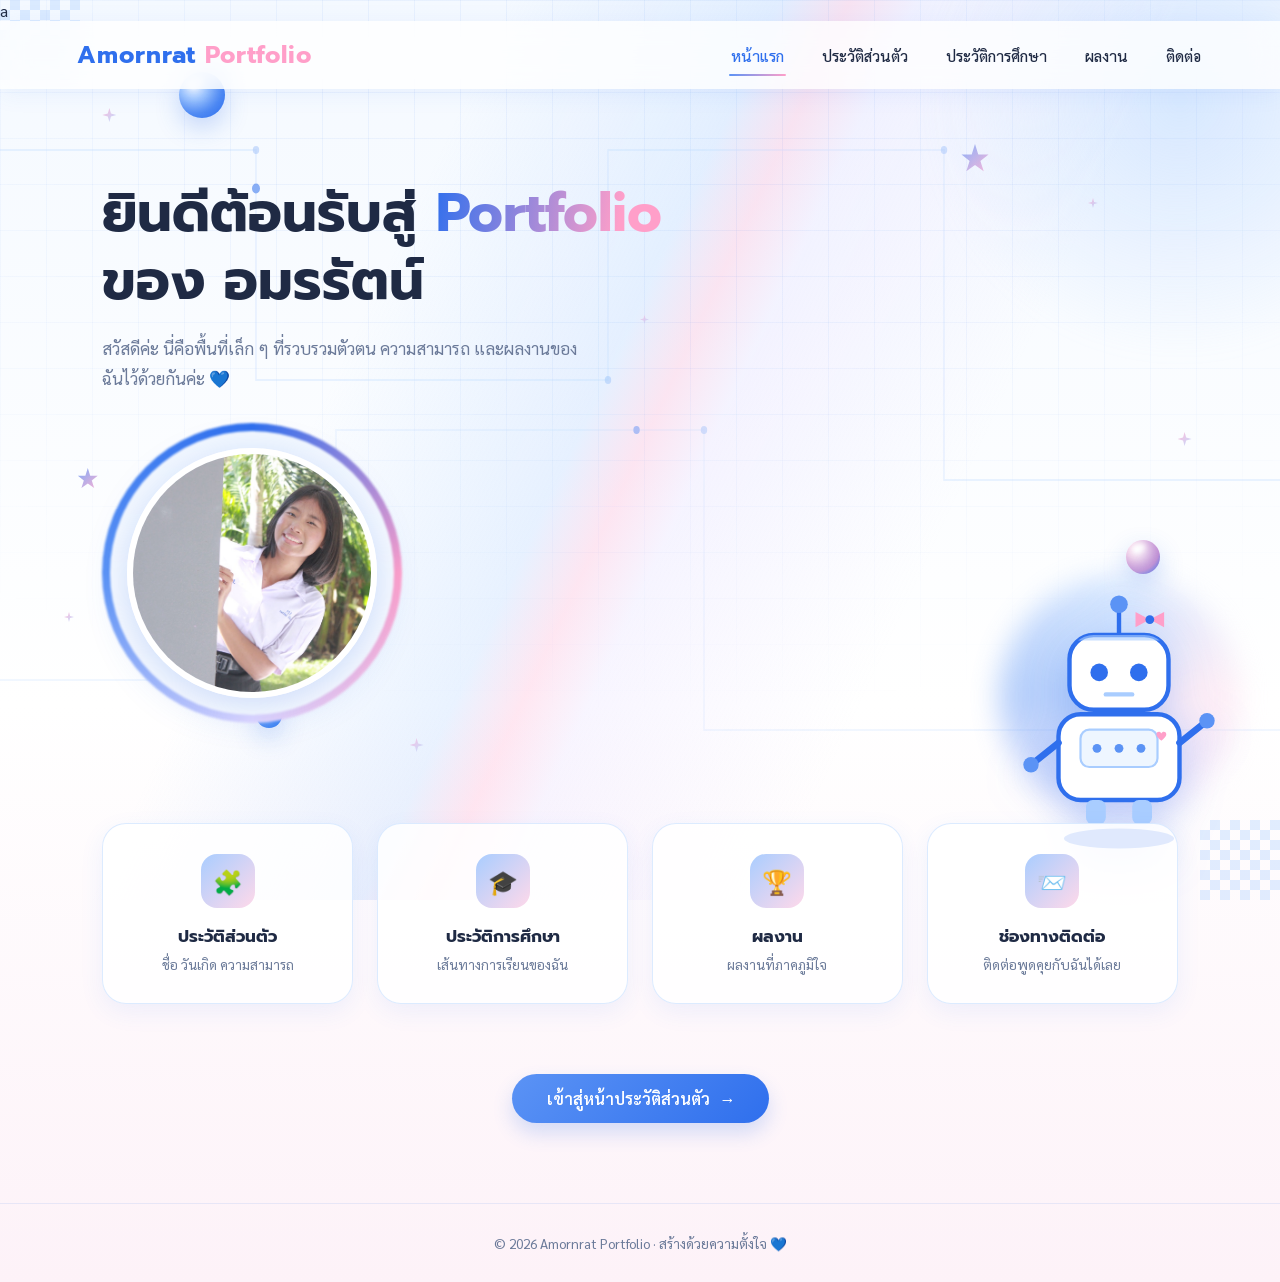
<file: index.html>
a<!DOCTYPE html>
<html lang="th">
<head>
<meta charset="UTF-8">
<meta name="viewport" content="width=device-width, initial-scale=1.0">
<title>หน้าแรก | Amornrat Portfolio</title>
<style>
  @import url('https://fonts.googleapis.com/css2?family=Prompt:wght@300;400;500;600;700&family=Sarabun:wght@300;400;500;600&display=swap');

  * { margin:0; padding:0; box-sizing:border-box; }

  :root{
    --blue-deep:#2f6fed;
    --blue-mid:#5b93f5;
    --blue-light:#a9cdff;
    --pink-accent:#ff9fc9;
    --pink-soft:#ffd9ea;
    --lavender:#e3d9ff;
    --text-dark:#1f2a44;
    --text-muted:#6b7a99;
    --radius-lg:24px;
    --radius-md:16px;
    --shadow-soft:0 15px 40px rgba(47,111,237,0.14);
  }

  html{scroll-behavior:smooth;}

  body{
    font-family:'Sarabun',sans-serif;
    color:var(--text-dark);
    background:linear-gradient(180deg,#f4f9ff 0%, #ffffff 55%, #fdf2f8 100%);
    min-height:100vh;
    overflow-x:hidden;
    position:relative;
  }

  h1,h2,h3,.nav-logo{font-family:'Prompt',sans-serif;}

  /* ===== AI / TECH BACKGROUND ===== */
  .bg-decor{ position:fixed; inset:0; z-index:-1; overflow:hidden; pointer-events:none; }

  .ambient-glow{
    position:absolute; width:520px; height:520px; border-radius:50%;
    background:radial-gradient(circle, rgba(169,205,255,0.4), transparent 70%);
    top:-160px; right:-160px; filter:blur(10px);
    animation:glowFloat 24s ease-in-out infinite;
  }
  @keyframes glowFloat{
    0%,100%{ transform:translate(0,0) scale(1); }
    50%{ transform:translate(-40px,50px) scale(1.1); }
  }

  .grid-overlay{
    position:absolute; inset:0;
    background-image:
      linear-gradient(rgba(47,111,237,0.06) 1px, transparent 1px),
      linear-gradient(90deg, rgba(47,111,237,0.06) 1px, transparent 1px);
    background-size:46px 46px;
    -webkit-mask-image:radial-gradient(ellipse 85% 65% at 50% 15%, #000 35%, transparent 100%);
    mask-image:radial-gradient(ellipse 85% 65% at 50% 15%, #000 35%, transparent 100%);
  }

  .circuit-svg{ position:absolute; inset:0; width:100%; height:100%; opacity:.55; }

  /* ===== ROBOT MASCOT ===== */
  .robot-wrap{
    position:fixed; right:4%; bottom:5%; width:220px; z-index:-1;
    opacity:1; animation:robotFloat 6s ease-in-out infinite;
  }
  @media (max-width:820px){ .robot-wrap{ width:150px; right:3%; bottom:2%; } }
  @keyframes robotFloat{ 0%,100%{ transform:translateY(0);} 50%{ transform:translateY(-16px);} }
  .robot{ position:relative; filter:drop-shadow(0 12px 20px rgba(47,111,237,0.28)); }
  .robot-ring{
    position:absolute; left:50%; top:40%; width:240px; height:240px;
    transform:translate(-50%,-50%); border-radius:50%;
    background:conic-gradient(from 0deg, var(--blue-light), var(--pink-soft), var(--lavender), var(--blue-mid), var(--blue-light));
    filter:blur(14px); opacity:.45; animation:ringSpin 14s linear infinite;
  }
  @keyframes ringSpin{ to{ transform:translate(-50%,-50%) rotate(360deg);} }
  .robot-shadow{ animation:shadowPulse 6s ease-in-out infinite; transform-origin:center; }
  @keyframes shadowPulse{ 0%,100%{ transform:scale(1); opacity:.18;} 50%{ transform:scale(.8); opacity:.28;} }
  .eye{ transform-origin:center; animation:blink 4.5s infinite; }
  @keyframes blink{ 0%,90%,100%{ transform:scaleY(1);} 93%{ transform:scaleY(.1);} 96%{ transform:scaleY(1);} }
  .antenna-light{ animation:antennaGlow 1.6s ease-in-out infinite; }
  @keyframes antennaGlow{ 0%,100%{ opacity:.5;} 50%{ opacity:1;} }
  .scan-line{ animation:scanMove 2.6s ease-in-out infinite alternate; }
  @keyframes scanMove{ 0%{ transform:translateY(0);} 100%{ transform:translateY(60px);} }
  .heart-badge{ animation:heartBeat 1.6s ease-in-out infinite; transform-origin:center; }
  @keyframes heartBeat{ 0%,100%{ transform:scale(.9);} 50%{ transform:scale(1.25);} }
  .pulse-dot{ animation:dotPulse 1.5s ease-in-out infinite; }
  .pulse-dot:nth-of-type(2){ animation-delay:.3s; }
  .pulse-dot:nth-of-type(3){ animation-delay:.6s; }
  @keyframes dotPulse{ 0%,100%{ opacity:.25;} 50%{ opacity:1;} }
  .arm-left{ transform-origin:45px 138px; animation:waveLeft 3.4s ease-in-out infinite; }
  @keyframes waveLeft{ 0%,100%{ transform:rotate(0deg);} 50%{ transform:rotate(-14deg);} }
  .arm-right{ transform-origin:155px 138px; animation:wave 3s ease-in-out infinite; }
  @keyframes wave{ 0%,100%{ transform:rotate(0deg);} 50%{ transform:rotate(18deg);} }

  /* ===== SPARKLE GLITTER ===== */
  .sparkle{
    position:absolute; width:14px; height:14px;
    background:linear-gradient(135deg,var(--pink-accent),var(--blue-light));
    clip-path:polygon(50% 0%, 61% 39%, 100% 50%, 61% 61%, 50% 100%, 39% 61%, 0% 50%, 39% 39%);
    animation:twinkle 3.2s ease-in-out infinite; opacity:.7;
  }
  @keyframes twinkle{
    0%,100%{ transform:scale(.5) rotate(0deg); opacity:.25; }
    50%{ transform:scale(1.15) rotate(25deg); opacity:1; }
  }

  /* ===== Y2K DECOR ===== */
  .chrome-orb{
    position:absolute; border-radius:50%;
    background:radial-gradient(circle at 32% 28%, #ffffff 0%, var(--blue-light) 30%, var(--blue-mid) 65%, var(--blue-deep) 100%);
    box-shadow:inset -8px -8px 16px rgba(47,111,237,.35), 0 10px 24px rgba(47,111,237,.25);
    animation:orbFloat 9s ease-in-out infinite;
  }
  .chrome-orb.pink{ background:radial-gradient(circle at 32% 28%, #ffffff 0%, var(--pink-soft) 30%, var(--pink-accent) 65%, var(--blue-deep) 100%); }
  .chrome-orb::after{
    content:''; position:absolute; top:14%; left:20%; width:35%; height:20%; border-radius:50%;
    background:rgba(255,255,255,.85); filter:blur(2px); transform:rotate(-25deg);
  }
  @keyframes orbFloat{ 0%,100%{ transform:translateY(0) rotate(0deg);} 50%{ transform:translateY(-18px) rotate(6deg);} }

  .star-burst{
    position:absolute;
    background:linear-gradient(135deg,var(--blue-mid),var(--pink-accent));
    clip-path:polygon(50% 0%,61% 35%,95% 35%,68% 57%,79% 91%,50% 70%,21% 91%,32% 57%,5% 35%,39% 35%);
    animation:burstSpin 10s linear infinite; opacity:.8;
  }
  @keyframes burstSpin{ to{ transform:rotate(360deg);} }

  .pixel-heart{
    position:absolute; width:4px; height:4px; background:var(--pink-accent);
    box-shadow:
      4px 0 0 var(--pink-accent), 8px 0 0 var(--pink-accent), 16px 0 0 var(--pink-accent), 20px 0 0 var(--pink-accent),
      0 4px 0 var(--pink-accent), 4px 4px 0 #fff, 8px 4px 0 var(--pink-accent), 12px 4px 0 var(--pink-accent), 16px 4px 0 #fff, 20px 4px 0 var(--pink-accent),
      0 8px 0 var(--pink-accent), 4px 8px 0 #fff, 8px 8px 0 #fff, 12px 8px 0 #fff, 16px 8px 0 #fff, 20px 8px 0 var(--pink-accent),
      4px 12px 0 var(--pink-accent), 8px 12px 0 #fff, 12px 12px 0 #fff, 16px 12px 0 var(--pink-accent),
      8px 16px 0 var(--pink-accent), 12px 16px 0 var(--pink-accent);
    animation:heartPop 2.4s ease-in-out infinite;
  }
  @keyframes heartPop{ 0%,100%{ transform:scale(1); opacity:.85;} 50%{ transform:scale(1.15); opacity:1;} }

  .butterfly{ position:absolute; animation:flutter 5s ease-in-out infinite; }
  .butterfly svg{ display:block; filter:drop-shadow(0 4px 8px rgba(47,111,237,.2)); }
  @keyframes flutter{ 0%,100%{ transform:translateY(0) rotate(0deg);} 50%{ transform:translateY(-20px) rotate(-6deg);} }
  .wing{ animation:wingFlap .6s ease-in-out infinite alternate; transform-origin:20px 15px; }
  @keyframes wingFlap{ 0%{ transform:scaleX(1);} 100%{ transform:scaleX(.6);} }

  .checker-corner{
    position:absolute; width:90px; height:90px;
    background-image:
      linear-gradient(45deg, var(--blue-light) 25%, transparent 25%),
      linear-gradient(-45deg, var(--blue-light) 25%, transparent 25%),
      linear-gradient(45deg, transparent 75%, var(--blue-light) 75%),
      linear-gradient(-45deg, transparent 75%, var(--blue-light) 75%);
    background-size:20px 20px;
    background-position:0 0, 0 10px, 10px -10px, -10px 0px;
    opacity:.35;
  }

  .squiggle{ position:absolute; opacity:.5; }
  .squiggle path{ animation:dashMove 6s linear infinite; stroke-dasharray:10 8; }
  @keyframes dashMove{ to{ stroke-dashoffset:-200; } }

  .holo-sheen{
    position:absolute; inset:-50%; width:200%; height:200%;
    background:linear-gradient(115deg, transparent 40%, rgba(169,205,255,.25) 48%, rgba(255,159,201,.25) 50%, rgba(227,217,255,.25) 52%, transparent 60%);
    animation:sheenSweep 7s linear infinite; mix-blend-mode:overlay; pointer-events:none;
  }
  @keyframes sheenSweep{ 0%{ transform:translate(-15%,-15%);} 100%{ transform:translate(15%,15%);} }

  @media (prefers-reduced-motion: reduce){
    .chrome-orb, .star-burst, .pixel-heart, .butterfly, .wing, .squiggle path, .holo-sheen{ animation:none !important; }
  }

  @media (prefers-reduced-motion: reduce){
    .ambient-glow, .robot-wrap, .robot-wrap *, .robot-ring, .circuit-svg *, .sparkle{ animation:none !important; }
  }

  /* ===== NAVBAR ===== */
  .navbar{
    position:sticky; top:0; z-index:100;
    display:flex; align-items:center; justify-content:space-between;
    padding:16px 6%;
    background:rgba(255,255,255,0.78);
    backdrop-filter:blur(14px);
    box-shadow:0 4px 24px rgba(47,111,237,0.08);
  }
  .nav-logo{
    font-size:1.5rem; font-weight:700; color:var(--blue-deep);
    letter-spacing:1px;
  }
  .nav-logo span{color:var(--pink-accent);}
  .nav-links{
    list-style:none; display:flex; gap:34px;
  }
  .nav-links a{
    text-decoration:none; color:var(--text-dark); font-weight:500;
    font-size:0.95rem; position:relative; padding:6px 2px;
    transition:color .3s ease;
  }
  .nav-links a::after{
    content:''; position:absolute; left:0; bottom:-4px; width:0; height:2px;
    background:linear-gradient(90deg,var(--blue-mid),var(--pink-accent));
    transition:width .3s ease; border-radius:2px;
  }
  .nav-links a:hover, .nav-links a.active{ color:var(--blue-deep); }
  .nav-links a:hover::after, .nav-links a.active::after{ width:100%; }

  .menu-toggle{ display:none; flex-direction:column; gap:5px; cursor:pointer; background:none; border:none; }
  .menu-toggle span{ width:26px; height:3px; background:var(--blue-deep); border-radius:3px; }

  @media (max-width:820px){
    .nav-links{
      position:absolute; top:calc(100% + 10px); right:6%; left:auto;
      width:200px; flex-direction:column; background:rgba(255,255,255,0.97);
      border-radius:18px; padding:16px 20px; gap:14px; display:none;
      box-shadow:0 12px 28px rgba(47,111,237,0.18);
    }
    .nav-links.open{ display:flex; }
    .menu-toggle{ display:flex; }
  }

  /* ===== HERO ===== */
  .hero{
    position:relative;
    display:flex; align-items:center; justify-content:space-between;
    flex-wrap:wrap; gap:40px;
    padding:90px 8% 100px;
    max-width:1300px; margin:0 auto;
  }
  .hero-text{ flex:1; min-width:300px; }
  .eyebrow{
    display:inline-flex; align-items:center; gap:8px;
    font-size:0.85rem; color:var(--blue-deep); font-weight:600;
    background:rgba(47,111,237,0.08); padding:6px 16px; border-radius:30px;
    margin-bottom:22px;
  }
  .eyebrow::before{
    content:''; width:8px; height:8px; border-radius:50%;
    background:linear-gradient(135deg,var(--blue-mid),var(--pink-accent));
    display:inline-block;
  }
  .hero-text h1{
    font-size:clamp(2.1rem,4.5vw,3.4rem); font-weight:700; line-height:1.25;
    margin-bottom:18px;
  }
  .hero-text h1 .grad{
    background:linear-gradient(100deg,var(--blue-deep),var(--pink-accent) 80%);
    -webkit-background-clip:text; background-clip:text; color:transparent;
  }
  .hero-text p{
    color:var(--text-muted); font-size:1.05rem; max-width:480px; margin-bottom:30px;
    line-height:1.8;
  }
  .hero-btns{ display:flex; gap:16px; flex-wrap:wrap; }
  .btn{
    display:inline-block; padding:13px 30px; border-radius:40px;
    font-weight:600; text-decoration:none; font-size:0.95rem;
    transition:transform .25s ease, box-shadow .25s ease;
  }
  .btn-primary{
    background:linear-gradient(100deg,var(--blue-deep),var(--blue-mid));
    color:#fff; box-shadow:var(--shadow-soft);
  }
  .btn-outline{
    border:2px solid var(--blue-light); color:var(--blue-deep); background:#fff;
  }
  .btn:hover{ transform:translateY(-3px); }

  /* Photo with rotating AI halo ring */
  .hero-photo{
    position:relative; width:300px; height:300px; flex-shrink:0;
    display:flex; align-items:center; justify-content:center;
  }
  .halo{
    position:absolute; inset:0; border-radius:50%;
    background:conic-gradient(from 0deg, var(--blue-deep), var(--pink-accent), var(--lavender), var(--blue-mid), var(--blue-deep));
    animation:spin 10s linear infinite;
    filter:blur(1px);
  }
  .halo::after{
    content:''; position:absolute; inset:8px; background:#fdf2f8; border-radius:50%;
    background:linear-gradient(180deg,#f4f9ff,#ffffff);
  }
  .hero-photo img{
    position:relative; z-index:2; width:250px; height:250px; border-radius:50%;
    object-fit:cover; box-shadow:0 10px 40px rgba(47,111,237,0.25);
    border:6px solid #fff;
  }
  @keyframes spin{ to{ transform:rotate(360deg); } }

  .dots{ position:absolute; inset:0; pointer-events:none; z-index:-1; opacity:.5; }

  /* ===== QUICK NAV CARDS ===== */
  .quick-links{
    max-width:1300px; margin:0 auto; padding:0 8% 50px;
    display:grid; grid-template-columns:repeat(auto-fit,minmax(200px,1fr)); gap:24px;
  }
  .qcard{
    background:rgba(255,255,255,0.85); border-radius:var(--radius-lg);
    padding:30px 24px; text-align:center; text-decoration:none; color:var(--text-dark);
    box-shadow:0 8px 24px rgba(47,111,237,0.08);
    border:1px solid rgba(169,205,255,0.4);
    transition:transform .3s ease, box-shadow .3s ease;
  }
  .qcard:hover{ transform:translateY(-8px); box-shadow:var(--shadow-soft); }
  .qcard .icon{
    width:54px; height:54px; margin:0 auto 16px; border-radius:16px;
    display:flex; align-items:center; justify-content:center; font-size:1.5rem;
    background:linear-gradient(135deg,var(--blue-light),var(--pink-soft));
  }
  .qcard h3{ font-size:1.05rem; margin-bottom:6px; }
  .qcard p{ font-size:0.85rem; color:var(--text-muted); }

  /* ===== NEXT PAGE BUTTON ===== */
  .next-page-container {
    text-align: center;
    margin: 20px auto 80px auto;
  }
  .btn-next {
    display: inline-flex;
    align-items: center;
    gap: 10px;
    padding: 14px 35px;
    background: linear-gradient(135deg, var(--blue-mid), var(--blue-deep));
    color: #fff;
    border-radius: 40px;
    text-decoration: none;
    font-weight: 600;
    box-shadow: 0 10px 20px rgba(47, 111, 237, 0.2);
    transition: transform 0.3s ease, box-shadow 0.3s ease;
  }
  .btn-next:hover {
    transform: translateY(-5px);
    box-shadow: 0 15px 30px rgba(47, 111, 237, 0.3);
  }

  /* ===== FOOTER ===== */
  .footer{
    text-align:center; padding:30px 5%; color:var(--text-muted);
    font-size:0.85rem; border-top:1px solid rgba(47,111,237,0.1);
  }
</style>
</head>
<body>

  <div class="bg-decor">
    <div class="ambient-glow"></div>
    <div class="grid-overlay"></div>
    <svg class="circuit-svg" viewBox="0 0 1600 900" preserveAspectRatio="none">
      <path id="cPath1" d="M0,150 H320 V380 H760 V150 H1180 V480 H1600" fill="none" stroke="var(--blue-light)" stroke-width="2" opacity="0.4"/>
      <path id="cPath2" d="M0,680 H420 V430 H880 V730 H1600" fill="none" stroke="var(--blue-light)" stroke-width="2" opacity="0.3"/>
      <circle cx="320" cy="150" r="4" fill="var(--blue-mid)" opacity="0.5"/>
      <circle cx="760" cy="380" r="4" fill="var(--blue-mid)" opacity="0.5"/>
      <circle cx="1180" cy="150" r="4" fill="var(--blue-mid)" opacity="0.5"/>
      <circle cx="420" cy="680" r="4" fill="var(--blue-mid)" opacity="0.5"/>
      <circle cx="880" cy="430" r="4" fill="var(--blue-mid)" opacity="0.5"/>
      <circle r="5" fill="var(--blue-deep)">
        <animateMotion dur="9s" repeatCount="indefinite">
          <mpath href="#cPath1"/>
        </animateMotion>
      </circle>
      <circle r="4" fill="var(--blue-mid)">
        <animateMotion dur="11s" repeatCount="indefinite" begin="-4s">
          <mpath href="#cPath2"/>
        </animateMotion>
      </circle>
    </svg>
    <div class="sparkle" style="top:12%; left:8%;"></div>
    <div class="sparkle" style="top:22%; left:85%; width:10px; height:10px; animation-delay:.6s;"></div>
    <div class="sparkle" style="top:48%; left:92%; animation-delay:1.2s;"></div>
    <div class="sparkle" style="top:68%; left:5%; width:10px; height:10px; animation-delay:1.8s;"></div>
    <div class="sparkle" style="top:82%; left:32%; animation-delay:2.4s;"></div>
    <div class="sparkle" style="top:35%; left:50%; width:9px; height:9px; animation-delay:.3s;"></div>

    <div class="chrome-orb" style="top:8%; left:14%; width:46px; height:46px; animation-delay:0s;"></div>
    <div class="chrome-orb pink" style="top:60%; left:88%; width:34px; height:34px; animation-delay:1.5s;"></div>
    <div class="chrome-orb" style="top:78%; left:20%; width:26px; height:26px; animation-delay:3s;"></div>
    <div class="star-burst" style="top:16%; left:75%; width:30px; height:30px; animation-delay:0s;"></div>
    <div class="star-burst" style="top:52%; left:6%; width:22px; height:22px; animation-delay:2s;"></div>
    <div class="checker-corner" style="top:-10px; left:-10px;"></div>
    <div class="checker-corner" style="bottom:-10px; right:-10px; transform:rotate(180deg);"></div>
    <div class="holo-sheen"></div>
  </div>

  <div class="robot-wrap">
    <div class="robot-ring"></div>
    <svg class="robot" viewBox="0 0 200 240" xmlns="http://www.w3.org/2000/svg">
      <defs>
        <clipPath id="headClip"><rect x="55" y="40" width="90" height="68" rx="22"/></clipPath>
      </defs>
      <ellipse class="robot-shadow" cx="100" cy="225" rx="50" ry="9" fill="var(--blue-deep)"/>
      <line x1="100" y1="40" x2="100" y2="16" stroke="var(--blue-deep)" stroke-width="4" stroke-linecap="round"/>
      <circle class="antenna-light" cx="100" cy="12" r="8" fill="var(--blue-mid)"/>
      <rect x="55" y="40" width="90" height="68" rx="22" fill="#ffffff" stroke="var(--blue-deep)" stroke-width="4"/>
      <rect class="scan-line" x="55" y="40" width="90" height="5" fill="var(--blue-light)" opacity="0.6" clip-path="url(#headClip)"/>
      <circle class="eye" cx="82" cy="74" r="8" fill="var(--blue-deep)"/>
      <circle class="eye" cx="118" cy="74" r="8" fill="var(--blue-deep)"/>
      <rect x="86" y="92" width="28" height="4" rx="2" fill="var(--blue-light)"/>
      <g class="bow" transform="translate(128,26)">
        <path d="M-13,-7 L0,0 L-13,7 Z" fill="var(--pink-accent)"/>
        <path d="M13,-7 L0,0 L13,7 Z" fill="var(--pink-accent)"/>
        <circle cx="0" cy="0" r="4" fill="var(--blue-deep)"/>
      </g>
      <rect x="45" y="112" width="110" height="78" rx="20" fill="#ffffff" stroke="var(--blue-deep)" stroke-width="4"/>
      <rect x="65" y="126" width="70" height="34" rx="8" fill="#eef6ff" stroke="var(--blue-light)" stroke-width="2"/>
      <circle class="pulse-dot" cx="80" cy="143" r="4" fill="var(--blue-mid)"/>
      <circle class="pulse-dot" cx="100" cy="143" r="4" fill="var(--blue-mid)"/>
      <circle class="pulse-dot" cx="120" cy="143" r="4" fill="var(--blue-mid)"/>
      <path class="heart-badge" transform="translate(124,116) scale(0.9)" d="M5,9 C5,9 0,5.5 0,2.5 C0,0.8 1.3,0 2.5,0 C3.5,0 4.5,0.6 5,1.6 C5.5,0.6 6.5,0 7.5,0 C8.7,0 10,0.8 10,2.5 C10,5.5 5,9 5,9 Z" fill="var(--pink-accent)"/>
      <g class="arm-left">
        <line x1="45" y1="138" x2="20" y2="158" stroke="var(--blue-deep)" stroke-width="6" stroke-linecap="round"/>
        <circle cx="20" cy="158" r="7" fill="var(--blue-mid)"/>
      </g>
      <g class="arm-right">
        <line x1="155" y1="138" x2="180" y2="118" stroke="var(--blue-deep)" stroke-width="6" stroke-linecap="round"/>
        <circle cx="180" cy="118" r="7" fill="var(--blue-mid)"/>
      </g>
      <rect x="70" y="190" width="18" height="22" rx="6" fill="var(--blue-light)"/>
      <rect x="112" y="190" width="18" height="22" rx="6" fill="var(--blue-light)"/>
    </svg>
  </div>

  <nav class="navbar">
    <div class="nav-logo">Amornrat <span>Portfolio</span></div>
    <ul class="nav-links" id="navLinks">
      <li><a href="index.html" class="active">หน้าแรก</a></li>
      <li><a href="profile.html">ประวัติส่วนตัว</a></li>
      <li><a href="education.html">ประวัติการศึกษา</a></li>
      <li><a href="award.html">ผลงาน</a></li>
      <li><a href="contact.html">ติดต่อ</a></li>
    </ul>
    <button class="menu-toggle" onclick="document.getElementById('navLinks').classList.toggle('open')">
      <span></span><span></span><span></span>
    </button>
  </nav>

  <section class="hero">
    <div class="hero-text">
     
      <h1>ยินดีต้อนรับสู่ <span class="grad">Portfolio</span><br>ของ อมรรัตน์</h1>
      <p>สวัสดีค่ะ นี่คือพื้นที่เล็ก ๆ ที่รวบรวมตัวตน ความสามารถ และผลงานของฉันไว้ด้วยกันค่ะ 💙</p>

    
    <div class="hero-photo">
      <div class="halo"></div>
      <img src="images/me.jpg.JPG" alt="รูปโปรไฟล์ของอมรรัตน์" onerror="this.src='https://placehold.co/250x250/eef6ff/2f6fed?text=Amonrat'">
    </div>
  </section>

  <div class="quick-links">
    <a class="qcard" href="profile.html">
      <div class="icon">🧩</div>
      <h3>ประวัติส่วนตัว</h3>
      <p>ชื่อ วันเกิด ความสามารถ</p>
    </a>
    <a class="qcard" href="education.html">
      <div class="icon">🎓</div>
      <h3>ประวัติการศึกษา</h3>
      <p>เส้นทางการเรียนของฉัน</p>
    </a>
    <a class="qcard" href="award.html">
      <div class="icon">🏆</div>
      <h3>ผลงาน</h3>
      <p>ผลงานที่ภาคภูมิใจ</p>
    </a>
    <a class="qcard" href="contact.html">
      <div class="icon">📨</div>
      <h3>ช่องทางติดต่อ</h3>
      <p>ติดต่อพูดคุยกับฉันได้เลย</p>
    </a>
  </div>

  <!-- ปุ่มหน้าถัดไป -->
  <div class="next-page-container">
    <a href="profile.html" class="btn-next">
      เข้าสู่หน้าประวัติส่วนตัว <span>&rarr;</span>
    </a>
  </div>

  <footer class="footer">
    © 2026 Amornrat Portfolio · สร้างด้วยความตั้งใจ 💙
  </footer>

</body>
</html>
</file>
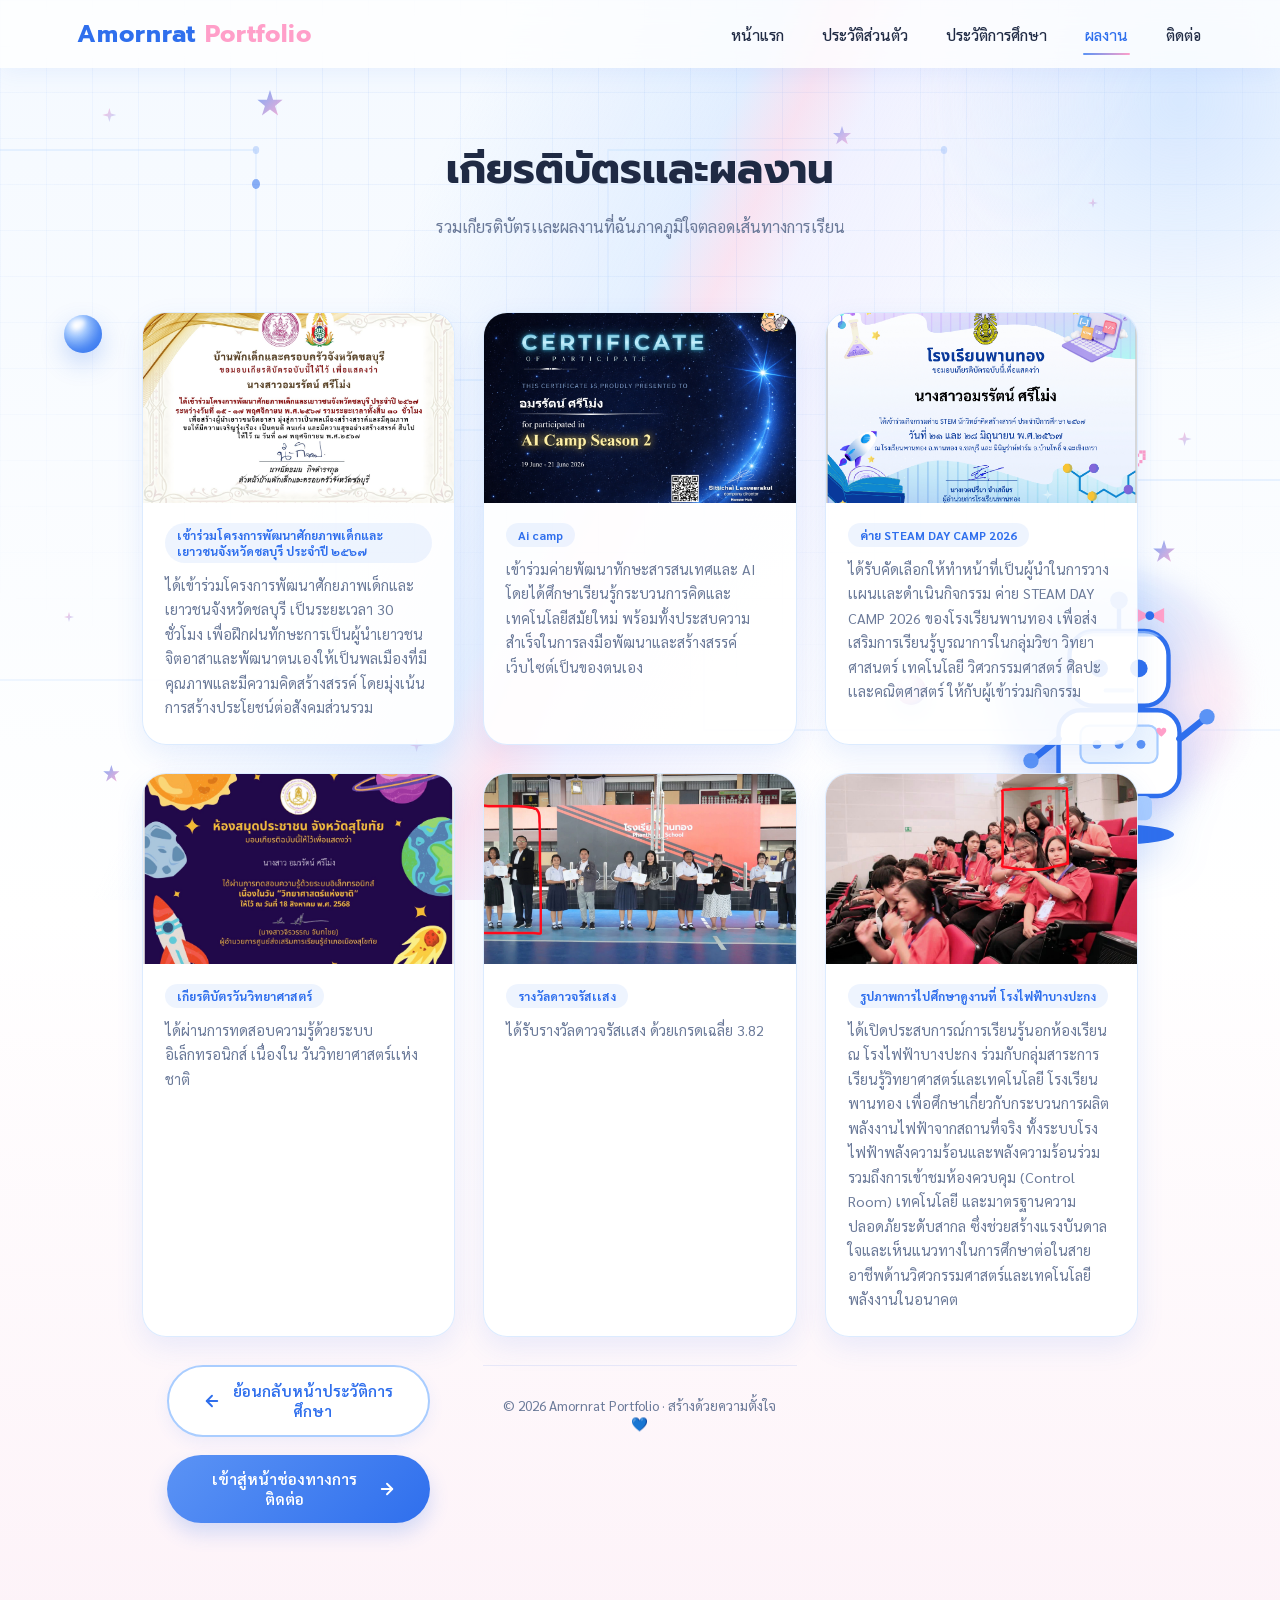
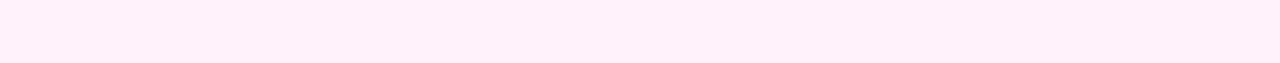
<file: award.html>
<!DOCTYPE html>
<html lang="th">
<head>
<meta charset="UTF-8">
<meta name="viewport" content="width=device-width, initial-scale=1.0">
<title>ผลงาน | Amornrat Portfolio</title>
<style>
  @import url('https://fonts.googleapis.com/css2?family=Prompt:wght@300;400;500;600;700&family=Sarabun:wght@300;400;500;600&display=swap');
  * { margin:0; padding:0; box-sizing:border-box; }
  :root{
    --blue-deep:#2f6fed; --blue-mid:#5b93f5; --blue-light:#a9cdff;
    --pink-accent:#ff9fc9; --pink-soft:#ffd9ea; --lavender:#e3d9ff;
    --text-dark:#1f2a44; --text-muted:#6b7a99;
    --radius-lg:24px; --radius-md:16px;
    --shadow-soft:0 15px 40px rgba(47,111,237,0.14);
  }
  html{scroll-behavior:smooth;}
  body{
    font-family:'Sarabun',sans-serif; color:var(--text-dark);
    background:linear-gradient(180deg,#f4f9ff 0%, #ffffff 55%, #fdf2f8 100%);
    min-height:100vh; overflow-x:hidden; position:relative;
  }
  h1,h2,h3,.nav-logo{font-family:'Prompt',sans-serif;}

  /* ===== AI / TECH BACKGROUND ===== */
  .bg-decor{ position:fixed; inset:0; z-index:-1; overflow:hidden; pointer-events:none; }

  .ambient-glow{
    position:absolute; width:520px; height:520px; border-radius:50%;
    background:radial-gradient(circle, rgba(169,205,255,0.4), transparent 70%);
    top:-160px; right:-160px; filter:blur(10px);
    animation:glowFloat 24s ease-in-out infinite;
  }
  @keyframes glowFloat{
    0%,100%{ transform:translate(0,0) scale(1); }
    50%{ transform:translate(-40px,50px) scale(1.1); }
  }
  .grid-overlay{
    position:absolute; inset:0;
    background-image:
      linear-gradient(rgba(47,111,237,0.06) 1px, transparent 1px),
      linear-gradient(90deg, rgba(47,111,237,0.06) 1px, transparent 1px);
    background-size:46px 46px;
    -webkit-mask-image:radial-gradient(ellipse 85% 65% at 50% 15%, #000 35%, transparent 100%);
    mask-image:radial-gradient(ellipse 85% 65% at 50% 15%, #000 35%, transparent 100%);
  }
  .circuit-svg{ position:absolute; inset:0; width:100%; height:100%; opacity:.55; }

  /* ===== ROBOT MASCOT ===== */
  .robot-wrap{
    position:fixed; right:4%; bottom:5%; width:220px; z-index:-1;
    opacity:1; animation:robotFloat 6s ease-in-out infinite;
  }
  @media (max-width:820px){ .robot-wrap{ width:150px; right:3%; bottom:2%; } }
  @keyframes robotFloat{ 0%,100%{ transform:translateY(0);} 50%{ transform:translateY(-16px);} }
  .robot{ position:relative; filter:drop-shadow(0 12px 20px rgba(47,111,237,0.28)); }
  .robot-ring{
    position:absolute; left:50%; top:40%; width:240px; height:240px;
    transform:translate(-50%,-50%); border-radius:50%;
    background:conic-gradient(from 0deg, var(--blue-light), var(--pink-soft), var(--lavender), var(--blue-mid), var(--blue-light));
    filter:blur(14px); opacity:.45; animation:ringSpin 14s linear infinite;
  }
  @keyframes ringSpin{ to{ transform:translate(-50%,-50%) rotate(360deg);} }
  .robot-shadow{ animation:shadowPulse 6s ease-in-out infinite; transform-origin:center; }
  @keyframes shadowPulse{ 0%,100%{ transform:scale(1); opacity:.18;} 50%{ transform:scale(.8); opacity:.28;} }
  .eye{ transform-origin:center; animation:blink 4.5s infinite; }
  @keyframes blink{ 0%,90%,100%{ transform:scaleY(1);} 93%{ transform:scaleY(.1);} 96%{ transform:scaleY(1);} }
  .antenna-light{ animation:antennaGlow 1.6s ease-in-out infinite; }
  @keyframes antennaGlow{ 0%,100%{ opacity:.5;} 50%{ opacity:1;} }
  .scan-line{ animation:scanMove 2.6s ease-in-out infinite alternate; }
  @keyframes scanMove{ 0%{ transform:translateY(0);} 100%{ transform:translateY(60px);} }
  .heart-badge{ animation:heartBeat 1.6s ease-in-out infinite; transform-origin:center; }
  @keyframes heartBeat{ 0%,100%{ transform:scale(.9);} 50%{ transform:scale(1.25);} }
  .pulse-dot{ animation:dotPulse 1.5s ease-in-out infinite; }
  .pulse-dot:nth-of-type(2){ animation-delay:.3s; }
  .pulse-dot:nth-of-type(3){ animation-delay:.6s; }
  @keyframes dotPulse{ 0%,100%{ opacity:.25;} 50%{ opacity:1;} }
  .arm-left{ transform-origin:45px 138px; animation:waveLeft 3.4s ease-in-out infinite; }
  @keyframes waveLeft{ 0%,100%{ transform:rotate(0deg);} 50%{ transform:rotate(-14deg);} }
  .arm-right{ transform-origin:155px 138px; animation:wave 3s ease-in-out infinite; }
  @keyframes wave{ 0%,100%{ transform:rotate(0deg);} 50%{ transform:rotate(18deg);} }

  /* ===== SPARKLE GLITTER ===== */
  .sparkle{
    position:absolute; width:14px; height:14px;
    background:linear-gradient(135deg,var(--pink-accent),var(--blue-light));
    clip-path:polygon(50% 0%, 61% 39%, 100% 50%, 61% 61%, 50% 100%, 39% 61%, 0% 50%, 39% 39%);
    animation:twinkle 3.2s ease-in-out infinite; opacity:.7;
  }
  @keyframes twinkle{
    0%,100%{ transform:scale(.5) rotate(0deg); opacity:.25; }
    50%{ transform:scale(1.15) rotate(25deg); opacity:1; }
  }

  /* ===== Y2K DECOR ===== */
  .chrome-orb{
    position:absolute; border-radius:50%;
    background:radial-gradient(circle at 32% 28%, #ffffff 0%, var(--blue-light) 30%, var(--blue-mid) 65%, var(--blue-deep) 100%);
    box-shadow:inset -8px -8px 16px rgba(47,111,237,.35), 0 10px 24px rgba(47,111,237,.25);
    animation:orbFloat 9s ease-in-out infinite;
  }
  .chrome-orb.pink{ background:radial-gradient(circle at 32% 28%, #ffffff 0%, var(--pink-soft) 30%, var(--pink-accent) 65%, var(--blue-deep) 100%); }
  .chrome-orb::after{
    content:''; position:absolute; top:14%; left:20%; width:35%; height:20%; border-radius:50%;
    background:rgba(255,255,255,.85); filter:blur(2px); transform:rotate(-25deg);
  }
  @keyframes orbFloat{ 0%,100%{ transform:translateY(0) rotate(0deg);} 50%{ transform:translateY(-18px) rotate(6deg);} }

  .star-burst{
    position:absolute;
    background:linear-gradient(135deg,var(--blue-mid),var(--pink-accent));
    clip-path:polygon(50% 0%,61% 35%,95% 35%,68% 57%,79% 91%,50% 70%,21% 91%,32% 57%,5% 35%,39% 35%);
    animation:burstSpin 10s linear infinite; opacity:.8;
  }
  @keyframes burstSpin{ to{ transform:rotate(360deg);} }

  .pixel-heart{
    position:absolute; width:4px; height:4px; background:var(--pink-accent);
    box-shadow:
      4px 0 0 var(--pink-accent), 8px 0 0 var(--pink-accent), 16px 0 0 var(--pink-accent), 20px 0 0 var(--pink-accent),
      0 4px 0 var(--pink-accent), 4px 4px 0 #fff, 8px 4px 0 var(--pink-accent), 12px 4px 0 var(--pink-accent), 16px 4px 0 #fff, 20px 4px 0 var(--pink-accent),
      0 8px 0 var(--pink-accent), 4px 8px 0 #fff, 8px 8px 0 #fff, 12px 8px 0 #fff, 16px 8px 0 #fff, 20px 8px 0 var(--pink-accent),
      4px 12px 0 var(--pink-accent), 8px 12px 0 #fff, 12px 12px 0 #fff, 16px 12px 0 var(--pink-accent),
      8px 16px 0 var(--pink-accent), 12px 16px 0 var(--pink-accent);
    animation:heartPop 2.4s ease-in-out infinite;
  }
  @keyframes heartPop{ 0%,100%{ transform:scale(1); opacity:.85;} 50%{ transform:scale(1.15); opacity:1;} }

  .butterfly{ position:absolute; animation:flutter 5s ease-in-out infinite; }
  .butterfly svg{ display:block; filter:drop-shadow(0 4px 8px rgba(47,111,237,.2)); }
  @keyframes flutter{ 0%,100%{ transform:translateY(0) rotate(0deg);} 50%{ transform:translateY(-20px) rotate(-6deg);} }
  .wing{ animation:wingFlap .6s ease-in-out infinite alternate; transform-origin:20px 15px; }
  @keyframes wingFlap{ 0%{ transform:scaleX(1);} 100%{ transform:scaleX(.6);} }

  .checker-corner{
    position:absolute; width:90px; height:90px;
    background-image:
      linear-gradient(45deg, var(--blue-light) 25%, transparent 25%),
      linear-gradient(-45deg, var(--blue-light) 25%, transparent 25%),
      linear-gradient(45deg, transparent 75%, var(--blue-light) 75%),
      linear-gradient(-45deg, transparent 75%, var(--blue-light) 75%);
    background-size:20px 20px;
    background-position:0 0, 0 10px, 10px -10px, -10px 0px;
    opacity:.35;
  }

  .squiggle{ position:absolute; opacity:.5; }
  .squiggle path{ animation:dashMove 6s linear infinite; stroke-dasharray:10 8; }
  @keyframes dashMove{ to{ stroke-dashoffset:-200; } }

  .holo-sheen{
    position:absolute; inset:-50%; width:200%; height:200%;
    background:linear-gradient(115deg, transparent 40%, rgba(169,205,255,.25) 48%, rgba(255,159,201,.25) 50%, rgba(227,217,255,.25) 52%, transparent 60%);
    animation:sheenSweep 7s linear infinite; mix-blend-mode:overlay; pointer-events:none;
  }
  @keyframes sheenSweep{ 0%{ transform:translate(-15%,-15%);} 100%{ transform:translate(15%,15%);} }

  @media (prefers-reduced-motion: reduce){
    .chrome-orb, .star-burst, .pixel-heart, .butterfly, .wing, .squiggle path, .holo-sheen{ animation:none !important; }
  }

  @media (prefers-reduced-motion: reduce){
    .ambient-glow, .robot-wrap, .robot-wrap *, .robot-ring, .circuit-svg *, .sparkle{ animation:none !important; }
  }

  .navbar{
    position:sticky; top:0; z-index:100; display:flex; align-items:center; justify-content:space-between;
    padding:16px 6%; background:rgba(255,255,255,0.78); backdrop-filter:blur(14px);
    box-shadow:0 4px 24px rgba(47,111,237,0.08);
  }
  .nav-logo{ font-size:1.5rem; font-weight:700; color:var(--blue-deep); letter-spacing:1px; }
  .nav-logo span{ color:var(--pink-accent); }
  .nav-links{ list-style:none; display:flex; gap:34px; }
  .nav-links a{
    text-decoration:none; color:var(--text-dark); font-weight:500; font-size:0.95rem;
    position:relative; padding:6px 2px; transition:color .3s ease;
  }
  .nav-links a::after{
    content:''; position:absolute; left:0; bottom:-4px; width:0; height:2px;
    background:linear-gradient(90deg,var(--blue-mid),var(--pink-accent));
    transition:width .3s ease; border-radius:2px;
  }
  .nav-links a:hover, .nav-links a.active{ color:var(--blue-deep); }
  .nav-links a:hover::after, .nav-links a.active::after{ width:100%; }
  .menu-toggle{ display:none; flex-direction:column; gap:5px; cursor:pointer; background:none; border:none; }
  .menu-toggle span{ width:26px; height:3px; background:var(--blue-deep); border-radius:3px; }
  @media (max-width:820px){
    .nav-links{
      position:absolute; top:calc(100% + 10px); right:6%; left:auto; width:200px; flex-direction:column;
      background:rgba(255,255,255,0.97); border-radius:18px; padding:16px 20px; gap:14px; display:none;
      box-shadow:0 12px 28px rgba(47,111,237,0.18);
    }
    .nav-links.open{ display:flex; }
    .menu-toggle{ display:flex; }
  }

  .page-head{ max-width:1100px; margin:0 auto; padding:70px 8% 20px; text-align:center; }
  .eyebrow{
    display:inline-flex; align-items:center; gap:8px; font-size:0.85rem; color:var(--blue-deep);
    font-weight:600; background:rgba(47,111,237,0.08); padding:6px 16px; border-radius:30px; margin-bottom:18px;
  }
  .eyebrow::before{ content:''; width:8px; height:8px; border-radius:50%; background:linear-gradient(135deg,var(--blue-mid),var(--pink-accent)); display:inline-block; }
  .page-head h1{ font-size:clamp(1.8rem,4vw,2.6rem); font-weight:700; margin-bottom:12px; }
  .page-head p{ color:var(--text-muted); max-width:520px; margin:0 auto; line-height:1.8; }

  .gallery{
    max-width:1200px; margin:0 auto; padding:50px 8% 60px;
    display:grid; grid-template-columns:repeat(auto-fit,minmax(280px,1fr)); gap:28px;
  }
  .work-card{
    background:rgba(255,255,255,0.9); border-radius:var(--radius-lg); overflow:hidden;
    box-shadow:0 10px 28px rgba(47,111,237,0.1); border:1px solid rgba(169,205,255,0.4);
    transition:transform .3s ease, box-shadow .3s ease;
  }
  .work-card:hover{ transform:translateY(-6px); box-shadow:var(--shadow-soft); }
  .work-card img{ width:100%; height:190px; object-fit:cover; display:block; }
  .work-body{ padding:20px 22px 24px; }
  .work-tag{
    display:inline-block; font-size:0.75rem; font-weight:700; color:var(--blue-deep);
    background:rgba(47,111,237,0.08); padding:4px 12px; border-radius:20px; margin-bottom:10px;
  }
  .work-body h3{ font-size:1.1rem; margin-bottom:8px; }
  .work-body p{ font-size:0.9rem; color:var(--text-muted); line-height:1.7; }

  /* ===== NEXT/BACK PAGE BUTTONS ===== */
  .next-page-container {
    display:flex; align-items:center; justify-content:center; gap:18px; flex-wrap:wrap;
    max-width:1200px; margin: 0 auto 80px auto; padding:0 8%; text-align:center;
  }
  .btn-next, .btn-back {
    display: inline-flex;
    align-items: center;
    gap: 10px;
    padding: 14px 34px;
    border-radius: 40px;
    text-decoration: none;
    font-weight: 600;
    font-size: 0.95rem;
    transition: transform 0.3s ease, box-shadow 0.3s ease, background 0.3s ease, color 0.3s ease;
  }
  .btn-next svg, .btn-back svg{ width:18px; height:18px; flex-shrink:0; }
  .btn-next {
    background: linear-gradient(135deg, var(--blue-mid), var(--blue-deep));
    color: #fff;
    box-shadow: 0 10px 20px rgba(47, 111, 237, 0.2);
  }
  .btn-next:hover {
    transform: translateY(-5px);
    box-shadow: 0 15px 30px rgba(47, 111, 237, 0.3);
  }
  .btn-back {
    background: #ffffff;
    color: var(--blue-deep);
    border: 2px solid var(--blue-light);
    box-shadow: 0 6px 16px rgba(47, 111, 237, 0.08);
  }
  .btn-back:hover {
    transform: translateY(-5px);
    box-shadow: 0 12px 24px rgba(47, 111, 237, 0.18);
    background: linear-gradient(135deg, var(--blue-light), var(--pink-soft));
    color: var(--text-dark);
    border-color: transparent;
  }

  .footer{ text-align:center; padding:30px 5%; color:var(--text-muted); font-size:0.85rem; border-top:1px solid rgba(47,111,237,0.1); }
</style>
</head>
<body>

  <div class="bg-decor">
    <div class="ambient-glow"></div>
    <div class="grid-overlay"></div>
    <svg class="circuit-svg" viewBox="0 0 1600 900" preserveAspectRatio="none">
      <path id="cPath1" d="M0,150 H320 V380 H760 V150 H1180 V480 H1600" fill="none" stroke="var(--blue-light)" stroke-width="2" opacity="0.4"/>
      <path id="cPath2" d="M0,680 H420 V430 H880 V730 H1600" fill="none" stroke="var(--blue-light)" stroke-width="2" opacity="0.3"/>
      <circle cx="320" cy="150" r="4" fill="var(--blue-mid)" opacity="0.5"/>
      <circle cx="760" cy="380" r="4" fill="var(--blue-mid)" opacity="0.5"/>
      <circle cx="1180" cy="150" r="4" fill="var(--blue-mid)" opacity="0.5"/>
      <circle cx="420" cy="680" r="4" fill="var(--blue-mid)" opacity="0.5"/>
      <circle cx="880" cy="430" r="4" fill="var(--blue-mid)" opacity="0.5"/>
      <circle r="5" fill="var(--blue-deep)">
        <animateMotion dur="9s" repeatCount="indefinite">
          <mpath href="#cPath1"/>
        </animateMotion>
      </circle>
      <circle r="4" fill="var(--blue-mid)">
        <animateMotion dur="11s" repeatCount="indefinite" begin="-4s">
          <mpath href="#cPath2"/>
        </animateMotion>
      </circle>
    </svg>
    <div class="sparkle" style="top:12%; left:8%;"></div>
    <div class="sparkle" style="top:22%; left:85%; width:10px; height:10px; animation-delay:.6s;"></div>
    <div class="sparkle" style="top:48%; left:92%; animation-delay:1.2s;"></div>
    <div class="sparkle" style="top:68%; left:5%; width:10px; height:10px; animation-delay:1.8s;"></div>
    <div class="sparkle" style="top:82%; left:32%; animation-delay:2.4s;"></div>
    <div class="sparkle" style="top:35%; left:50%; width:9px; height:9px; animation-delay:.3s;"></div>

    <div class="star-burst" style="top:10%; left:20%; width:28px; height:28px;"></div>
    <div class="star-burst" style="top:14%; left:65%; width:20px; height:20px; animation-delay:.8s;"></div>
    <div class="star-burst" style="top:60%; left:90%; width:24px; height:24px; animation-delay:1.6s;"></div>
    <div class="star-burst" style="top:85%; left:8%; width:18px; height:18px; animation-delay:2.4s;"></div>
    <div class="chrome-orb" style="top:35%; left:5%; width:38px; height:38px;"></div>
    <div class="chrome-orb pink" style="top:75%; left:70%; width:30px; height:30px; animation-delay:1s;"></div>
    <div class="pixel-heart" style="top:50%; left:88%; transform:scale(0.8);"></div>
    <div class="holo-sheen"></div>
  </div>

  <div class="robot-wrap">
    <div class="robot-ring"></div>
    <svg class="robot" viewBox="0 0 200 240" xmlns="http://www.w3.org/2000/svg">
      <defs>
        <clipPath id="headClip"><rect x="55" y="40" width="90" height="68" rx="22"/></clipPath>
      </defs>
      <ellipse class="robot-shadow" cx="100" cy="225" rx="50" ry="9" fill="var(--blue-deep)"/>
      <line x1="100" y1="40" x2="100" y2="16" stroke="var(--blue-deep)" stroke-width="4" stroke-linecap="round"/>
      <circle class="antenna-light" cx="100" cy="12" r="8" fill="var(--blue-mid)"/>
      <rect x="55" y="40" width="90" height="68" rx="22" fill="#ffffff" stroke="var(--blue-deep)" stroke-width="4"/>
      <rect class="scan-line" x="55" y="40" width="90" height="5" fill="var(--blue-light)" opacity="0.6" clip-path="url(#headClip)"/>
      <circle class="eye" cx="82" cy="74" r="8" fill="var(--blue-deep)"/>
      <circle class="eye" cx="118" cy="74" r="8" fill="var(--blue-deep)"/>
      <rect x="86" y="92" width="28" height="4" rx="2" fill="var(--blue-light)"/>
      <g class="bow" transform="translate(128,26)">
        <path d="M-13,-7 L0,0 L-13,7 Z" fill="var(--pink-accent)"/>
        <path d="M13,-7 L0,0 L13,7 Z" fill="var(--pink-accent)"/>
        <circle cx="0" cy="0" r="4" fill="var(--blue-deep)"/>
      </g>
      <rect x="45" y="112" width="110" height="78" rx="20" fill="#ffffff" stroke="var(--blue-deep)" stroke-width="4"/>
      <rect x="65" y="126" width="70" height="34" rx="8" fill="#eef6ff" stroke="var(--blue-light)" stroke-width="2"/>
      <circle class="pulse-dot" cx="80" cy="143" r="4" fill="var(--blue-mid)"/>
      <circle class="pulse-dot" cx="100" cy="143" r="4" fill="var(--blue-mid)"/>
      <circle class="pulse-dot" cx="120" cy="143" r="4" fill="var(--blue-mid)"/>
      <path class="heart-badge" transform="translate(124,116) scale(0.9)" d="M5,9 C5,9 0,5.5 0,2.5 C0,0.8 1.3,0 2.5,0 C3.5,0 4.5,0.6 5,1.6 C5.5,0.6 6.5,0 7.5,0 C8.7,0 10,0.8 10,2.5 C10,5.5 5,9 5,9 Z" fill="var(--pink-accent)"/>
      <g class="arm-left">
        <line x1="45" y1="138" x2="20" y2="158" stroke="var(--blue-deep)" stroke-width="6" stroke-linecap="round"/>
        <circle cx="20" cy="158" r="7" fill="var(--blue-mid)"/>
      </g>
      <g class="arm-right">
        <line x1="155" y1="138" x2="180" y2="118" stroke="var(--blue-deep)" stroke-width="6" stroke-linecap="round"/>
        <circle cx="180" cy="118" r="7" fill="var(--blue-mid)"/>
      </g>
      <rect x="70" y="190" width="18" height="22" rx="6" fill="var(--blue-light)"/>
      <rect x="112" y="190" width="18" height="22" rx="6" fill="var(--blue-light)"/>
    </svg>
  </div>

  <nav class="navbar">
    <div class="nav-logo">Amornrat <span>Portfolio</span></div>
    <ul class="nav-links" id="navLinks">
      <li><a href="index.html">หน้าแรก</a></li>
      <li><a href="profile.html">ประวัติส่วนตัว</a></li>
      <li><a href="education.html">ประวัติการศึกษา</a></li>
      <li><a href="award.html" class="active">ผลงาน</a></li>
      <li><a href="contact.html">ติดต่อ</a></li>
    </ul>
    <button class="menu-toggle" onclick="document.getElementById('navLinks').classList.toggle('open')">
      <span></span><span></span><span></span>
    </button>
  </nav>

  <div class="page-head">
    
    <h1>เกียรติบัตรเเละผลงาน</h1>
    <p>รวมเกียรติบัตรเเละผลงานที่ฉันภาคภูมิใจตลอดเส้นทางการเรียน</p>
  </div>

  <div class="gallery">
    <div class="work-card">
      <img src="images/1349700381761.JPG" alt="เกียรติบัตร" onerror="this.src='https://placehold.co/400x220/dbe9ff/2f6fed?text=Web+Design'">
      <div class="work-body">
        <span class="work-tag">เข้าร่วมโครงการพัฒนาศักยภาพเด็กและเยาวชนจังหวัดชลบุรี ประจำปี ๒๕๖๗</span>
      
        <p>ได้เข้าร่วมโครงการพัฒนาศักยภาพเด็กและเยาวชนจังหวัดชลบุรี เป็นระยะเวลา 30 ชั่วโมง เพื่อฝึกฝนทักษะการเป็นผู้นำเยาวชนจิตอาสาและพัฒนาตนเองให้เป็นพลเมืองที่มีคุณภาพและมีความคิดสร้างสรรค์ โดยมุ่งเน้นการสร้างประโยชน์ต่อสังคมส่วนรวม</p>
      </div>
    </div>

    <div class="work-card">
      <img src="images/IMG_0518.JPG" alt="ค่าย Al camp" onerror="this.src='https://placehold.co/400x220/ffe1ef/ff6fa5?text=Digital+Art'">
      <div class="work-body">
        <span class="work-tag">Ai camp</span>
  
        <p>เข้าร่วมค่ายพัฒนาทักษะสารสนเทศและ AI โดยได้ศึกษาเรียนรู้กระบวนการคิดและเทคโนโลยีสมัยใหม่ พร้อมทั้งประสบความสำเร็จในการลงมือพัฒนาและสร้างสรรค์เว็บไซต์เป็นของตนเอง</p>
      </div>
    </div>

    <div class="work-card">
      <img src="images/IMG_1162.jpg"alt="ค่าย STEAM DAY CAMP 2026" onerror="this.src='https://placehold.co/400x220/ffe1ef/ff6fa5?text=Digital+Art'">
      <div class="work-body">
        <span class="work-tag">ค่าย STEAM DAY CAMP 2026</span>
  
        <p>ได้รับคัดเลือกให้ทำหน้าที่เป็นผู้นำในการวางเเผนเเละดำเนินกิจกรรม ค่าย STEAM DAY CAMP 2026 ของโรงเรียนพานทอง เพื่อส่งเสริมการเรียนรู้บูรณาการในกลุ่มวิชา วิทยาศาสนตร์ เทคโนโลยี วิศวกรรมศาสตร์ ศิลปะ เเละคณิตศาสตร์ ให้กับผู้เข้าร่วมกิจกรรม</p></p>
      </div>
    </div>

    <div class="work-card">
      <img src="images/IMG_0537.jpeg"alt="ผลงาน" onerror="this.src='https://placehold.co/400x220/dbe9ff/2f6fed?text=ผลงาน+4'">
      <div class="work-body">
        <span class="work-tag">เกียรติบัตรวันวิทยาศาสตร์</span>
        <p>ได้ผ่านการทดสอบความรู้ด้วยระบบอิเล็กทรอนิกส์ เนื่องใน วันวิทยาศาสตร์เเห่งชาติ </p>
      </div>
    </div>

      <div class="work-card">
      <img src="images/IMG_0536.jpg"alt="รางวัลดาวจรัสเเสง" onerror="this.src='https://placehold.co/400x220/dbe9ff/2f6fed?text=ผลงาน+5'">
      <div class="work-body">
        <span class="work-tag">รางวัลดาวจรัสเเสง</span>
        <p>ได้รับรางวัลดาวจรัสเเสง ด้วยเกรดเฉลี่ย 3.82 </p>
      </div>
    </div>

      <div class="work-card">
      <img src="images/IMG_0535 (1).jpg"alt="รูปภาพการไปศึกษาดูงานที่ โรงไฟฟ้าบางปะกง" onerror="this.src='https://placehold.co/400x220/dbe9ff/2f6fed?text=ผลงาน+6'">
      <div class="work-body">
        <span class="work-tag">รูปภาพการไปศึกษาดูงานที่ โรงไฟฟ้าบางปะกง</span>
        <p>ได้เปิดประสบการณ์การเรียนรู้นอกห้องเรียน ณ โรงไฟฟ้าบางปะกง ร่วมกับกลุ่มสาระการเรียนรู้วิทยาศาสตร์และเทคโนโลยี โรงเรียนพานทอง เพื่อศึกษาเกี่ยวกับกระบวนการผลิตพลังงานไฟฟ้าจากสถานที่จริง ทั้งระบบโรงไฟฟ้าพลังความร้อนและพลังความร้อนร่วม รวมถึงการเข้าชมห้องควบคุม (Control Room) เทคโนโลยี และมาตรฐานความปลอดภัยระดับสากล ซึ่งช่วยสร้างแรงบันดาลใจและเห็นแนวทางในการศึกษาต่อในสายอาชีพด้านวิศวกรรมศาสตร์และเทคโนโลยีพลังงานในอนาคต </p>
      </div>
    </div>


   

  <!-- ปุ่มย้อนกลับ / ถัดไป -->
  <div class="next-page-container">
    <a href="education.html" class="btn-back">
      <svg viewBox="0 0 24 24" fill="none" stroke="currentColor" stroke-width="2.5" stroke-linecap="round" stroke-linejoin="round"><line x1="19" y1="12" x2="5" y2="12"/><polyline points="12 19 5 12 12 5"/></svg>
      ย้อนกลับหน้าประวัติการศึกษา
    </a>
    <a href="contact.html" class="btn-next">
      เข้าสู่หน้าช่องทางการติดต่อ
      <svg viewBox="0 0 24 24" fill="none" stroke="currentColor" stroke-width="2.5" stroke-linecap="round" stroke-linejoin="round"><line x1="5" y1="12" x2="19" y2="12"/><polyline points="12 5 19 12 12 19"/></svg>
    </a>
  </div>

  <footer class="footer">
    © 2026 Amornrat Portfolio · สร้างด้วยความตั้งใจ 💙
  </footer>

</body>
</html>
</file>
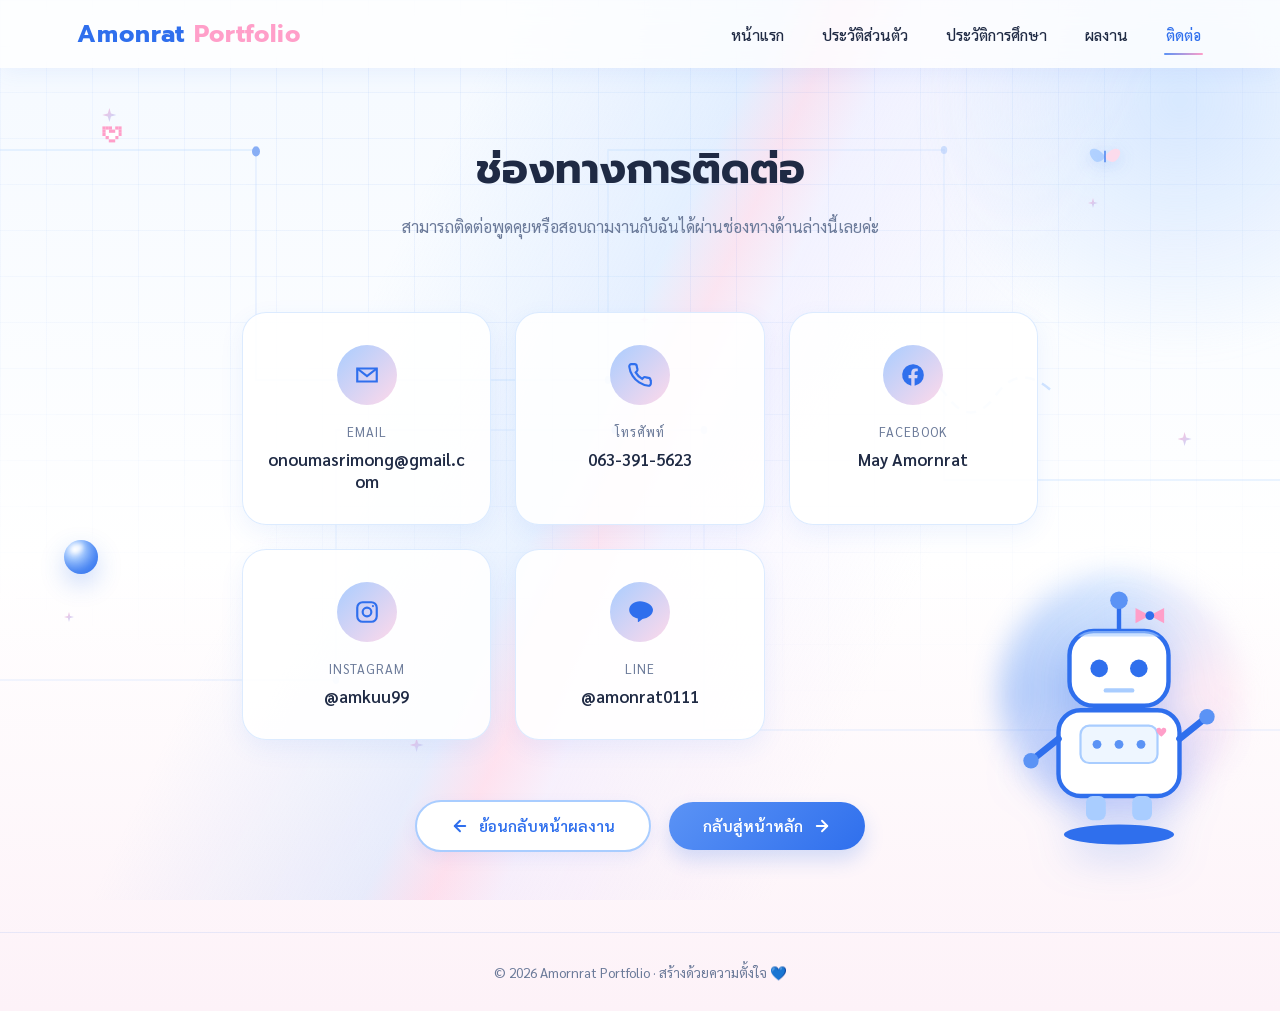
<file: contact.html>
<!DOCTYPE html>
<html lang="th">
<head>
<meta charset="UTF-8">
<meta name="viewport" content="width=device-width, initial-scale=1.0">
<title>ติดต่อ | Amonrat Portfolio</title>
<style>
  @import url('https://fonts.googleapis.com/css2?family=Prompt:wght@300;400;500;600;700&family=Sarabun:wght@300;400;500;600&display=swap');
  * { margin:0; padding:0; box-sizing:border-box; }
  :root{
    --blue-deep:#2f6fed; --blue-mid:#5b93f5; --blue-light:#a9cdff;
    --pink-accent:#ff9fc9; --pink-soft:#ffd9ea; --lavender:#e3d9ff;
    --text-dark:#1f2a44; --text-muted:#6b7a99;
    --radius-lg:24px; --radius-md:16px;
    --shadow-soft:0 15px 40px rgba(47,111,237,0.14);
  }
  html{scroll-behavior:smooth;}
  body{
    font-family:'Sarabun',sans-serif; color:var(--text-dark);
    background:linear-gradient(180deg,#f4f9ff 0%, #ffffff 55%, #fdf2f8 100%);
    min-height:100vh; overflow-x:hidden; position:relative;
  }
  h1,h2,h3,.nav-logo{font-family:'Prompt',sans-serif;}

  /* ===== AI / TECH BACKGROUND ===== */
  .bg-decor{ position:fixed; inset:0; z-index:-1; overflow:hidden; pointer-events:none; }

  .ambient-glow{
    position:absolute; width:520px; height:520px; border-radius:50%;
    background:radial-gradient(circle, rgba(169,205,255,0.4), transparent 70%);
    top:-160px; right:-160px; filter:blur(10px);
    animation:glowFloat 24s ease-in-out infinite;
  }
  @keyframes glowFloat{
    0%,100%{ transform:translate(0,0) scale(1); }
    50%{ transform:translate(-40px,50px) scale(1.1); }
  }
  .grid-overlay{
    position:absolute; inset:0;
    background-image:
      linear-gradient(rgba(47,111,237,0.06) 1px, transparent 1px),
      linear-gradient(90deg, rgba(47,111,237,0.06) 1px, transparent 1px);
    background-size:46px 46px;
    -webkit-mask-image:radial-gradient(ellipse 85% 65% at 50% 15%, #000 35%, transparent 100%);
    mask-image:radial-gradient(ellipse 85% 65% at 50% 15%, #000 35%, transparent 100%);
  }
  .circuit-svg{ position:absolute; inset:0; width:100%; height:100%; opacity:.55; }

  /* ===== ROBOT MASCOT ===== */
  .robot-wrap{
    position:fixed; right:4%; bottom:5%; width:220px; z-index:-1;
    opacity:1; animation:robotFloat 6s ease-in-out infinite;
  }
  @media (max-width:820px){ .robot-wrap{ width:150px; right:3%; bottom:2%; } }
  @keyframes robotFloat{ 0%,100%{ transform:translateY(0);} 50%{ transform:translateY(-16px);} }
  .robot{ position:relative; filter:drop-shadow(0 12px 20px rgba(47,111,237,0.28)); }
  .robot-ring{
    position:absolute; left:50%; top:40%; width:240px; height:240px;
    transform:translate(-50%,-50%); border-radius:50%;
    background:conic-gradient(from 0deg, var(--blue-light), var(--pink-soft), var(--lavender), var(--blue-mid), var(--blue-light));
    filter:blur(14px); opacity:.45; animation:ringSpin 14s linear infinite;
  }
  @keyframes ringSpin{ to{ transform:translate(-50%,-50%) rotate(360deg);} }
  .robot-shadow{ animation:shadowPulse 6s ease-in-out infinite; transform-origin:center; }
  @keyframes shadowPulse{ 0%,100%{ transform:scale(1); opacity:.18;} 50%{ transform:scale(.8); opacity:.28;} }
  .eye{ transform-origin:center; animation:blink 4.5s infinite; }
  @keyframes blink{ 0%,90%,100%{ transform:scaleY(1);} 93%{ transform:scaleY(.1);} 96%{ transform:scaleY(1);} }
  .antenna-light{ animation:antennaGlow 1.6s ease-in-out infinite; }
  @keyframes antennaGlow{ 0%,100%{ opacity:.5;} 50%{ opacity:1;} }
  .scan-line{ animation:scanMove 2.6s ease-in-out infinite alternate; }
  @keyframes scanMove{ 0%{ transform:translateY(0);} 100%{ transform:translateY(60px);} }
  .heart-badge{ animation:heartBeat 1.6s ease-in-out infinite; transform-origin:center; }
  @keyframes heartBeat{ 0%,100%{ transform:scale(.9);} 50%{ transform:scale(1.25);} }
  .pulse-dot{ animation:dotPulse 1.5s ease-in-out infinite; }
  .pulse-dot:nth-of-type(2){ animation-delay:.3s; }
  .pulse-dot:nth-of-type(3){ animation-delay:.6s; }
  @keyframes dotPulse{ 0%,100%{ opacity:.25;} 50%{ opacity:1;} }
  .arm-left{ transform-origin:45px 138px; animation:waveLeft 3.4s ease-in-out infinite; }
  @keyframes waveLeft{ 0%,100%{ transform:rotate(0deg);} 50%{ transform:rotate(-14deg);} }
  .arm-right{ transform-origin:155px 138px; animation:wave 3s ease-in-out infinite; }
  @keyframes wave{ 0%,100%{ transform:rotate(0deg);} 50%{ transform:rotate(18deg);} }

  /* ===== SPARKLE GLITTER ===== */
  .sparkle{
    position:absolute; width:14px; height:14px;
    background:linear-gradient(135deg,var(--pink-accent),var(--blue-light));
    clip-path:polygon(50% 0%, 61% 39%, 100% 50%, 61% 61%, 50% 100%, 39% 61%, 0% 50%, 39% 39%);
    animation:twinkle 3.2s ease-in-out infinite; opacity:.7;
  }
  @keyframes twinkle{
    0%,100%{ transform:scale(.5) rotate(0deg); opacity:.25; }
    50%{ transform:scale(1.15) rotate(25deg); opacity:1; }
  }

  /* ===== Y2K DECOR ===== */
  .chrome-orb{
    position:absolute; border-radius:50%;
    background:radial-gradient(circle at 32% 28%, #ffffff 0%, var(--blue-light) 30%, var(--blue-mid) 65%, var(--blue-deep) 100%);
    box-shadow:inset -8px -8px 16px rgba(47,111,237,.35), 0 10px 24px rgba(47,111,237,.25);
    animation:orbFloat 9s ease-in-out infinite;
  }
  .chrome-orb.pink{ background:radial-gradient(circle at 32% 28%, #ffffff 0%, var(--pink-soft) 30%, var(--pink-accent) 65%, var(--blue-deep) 100%); }
  .chrome-orb::after{
    content:''; position:absolute; top:14%; left:20%; width:35%; height:20%; border-radius:50%;
    background:rgba(255,255,255,.85); filter:blur(2px); transform:rotate(-25deg);
  }
  @keyframes orbFloat{ 0%,100%{ transform:translateY(0) rotate(0deg);} 50%{ transform:translateY(-18px) rotate(6deg);} }

  .star-burst{
    position:absolute;
    background:linear-gradient(135deg,var(--blue-mid),var(--pink-accent));
    clip-path:polygon(50% 0%,61% 35%,95% 35%,68% 57%,79% 91%,50% 70%,21% 91%,32% 57%,5% 35%,39% 35%);
    animation:burstSpin 10s linear infinite; opacity:.8;
  }
  @keyframes burstSpin{ to{ transform:rotate(360deg);} }

  .pixel-heart{
    position:absolute; width:4px; height:4px; background:var(--pink-accent);
    box-shadow:
      4px 0 0 var(--pink-accent), 8px 0 0 var(--pink-accent), 16px 0 0 var(--pink-accent), 20px 0 0 var(--pink-accent),
      0 4px 0 var(--pink-accent), 4px 4px 0 #fff, 8px 4px 0 var(--pink-accent), 12px 4px 0 var(--pink-accent), 16px 4px 0 #fff, 20px 4px 0 var(--pink-accent),
      0 8px 0 var(--pink-accent), 4px 8px 0 #fff, 8px 8px 0 #fff, 12px 8px 0 #fff, 16px 8px 0 #fff, 20px 8px 0 var(--pink-accent),
      4px 12px 0 var(--pink-accent), 8px 12px 0 #fff, 12px 12px 0 #fff, 16px 12px 0 var(--pink-accent),
      8px 16px 0 var(--pink-accent), 12px 16px 0 var(--pink-accent);
    animation:heartPop 2.4s ease-in-out infinite;
  }
  @keyframes heartPop{ 0%,100%{ transform:scale(1); opacity:.85;} 50%{ transform:scale(1.15); opacity:1;} }

  .butterfly{ position:absolute; animation:flutter 5s ease-in-out infinite; }
  .butterfly svg{ display:block; filter:drop-shadow(0 4px 8px rgba(47,111,237,.2)); }
  @keyframes flutter{ 0%,100%{ transform:translateY(0) rotate(0deg);} 50%{ transform:translateY(-20px) rotate(-6deg);} }
  .wing{ animation:wingFlap .6s ease-in-out infinite alternate; transform-origin:20px 15px; }
  @keyframes wingFlap{ 0%{ transform:scaleX(1);} 100%{ transform:scaleX(.6);} }

  .checker-corner{
    position:absolute; width:90px; height:90px;
    background-image:
      linear-gradient(45deg, var(--blue-light) 25%, transparent 25%),
      linear-gradient(-45deg, var(--blue-light) 25%, transparent 25%),
      linear-gradient(45deg, transparent 75%, var(--blue-light) 75%),
      linear-gradient(-45deg, transparent 75%, var(--blue-light) 75%);
    background-size:20px 20px;
    background-position:0 0, 0 10px, 10px -10px, -10px 0px;
    opacity:.35;
  }

  .squiggle{ position:absolute; opacity:.5; }
  .squiggle path{ animation:dashMove 6s linear infinite; stroke-dasharray:10 8; }
  @keyframes dashMove{ to{ stroke-dashoffset:-200; } }

  .holo-sheen{
    position:absolute; inset:-50%; width:200%; height:200%;
    background:linear-gradient(115deg, transparent 40%, rgba(169,205,255,.25) 48%, rgba(255,159,201,.25) 50%, rgba(227,217,255,.25) 52%, transparent 60%);
    animation:sheenSweep 7s linear infinite; mix-blend-mode:overlay; pointer-events:none;
  }
  @keyframes sheenSweep{ 0%{ transform:translate(-15%,-15%);} 100%{ transform:translate(15%,15%);} }

  @media (prefers-reduced-motion: reduce){
    .chrome-orb, .star-burst, .pixel-heart, .butterfly, .wing, .squiggle path, .holo-sheen{ animation:none !important; }
  }

  @media (prefers-reduced-motion: reduce){
    .ambient-glow, .robot-wrap, .robot-wrap *, .robot-ring, .circuit-svg *, .sparkle{ animation:none !important; }
  }

  .navbar{
    position:sticky; top:0; z-index:100; display:flex; align-items:center; justify-content:space-between;
    padding:16px 6%; background:rgba(255,255,255,0.78); backdrop-filter:blur(14px);
    box-shadow:0 4px 24px rgba(47,111,237,0.08);
  }
  .nav-logo{ font-size:1.5rem; font-weight:700; color:var(--blue-deep); letter-spacing:1px; }
  .nav-logo span{ color:var(--pink-accent); }
  .nav-links{ list-style:none; display:flex; gap:34px; }
  .nav-links a{
    text-decoration:none; color:var(--text-dark); font-weight:500; font-size:0.95rem;
    position:relative; padding:6px 2px; transition:color .3s ease;
  }
  .nav-links a::after{
    content:''; position:absolute; left:0; bottom:-4px; width:0; height:2px;
    background:linear-gradient(90deg,var(--blue-mid),var(--pink-accent));
    transition:width .3s ease; border-radius:2px;
  }
  .nav-links a:hover, .nav-links a.active{ color:var(--blue-deep); }
  .nav-links a:hover::after, .nav-links a.active::after{ width:100%; }
  .menu-toggle{ display:none; flex-direction:column; gap:5px; cursor:pointer; background:none; border:none; }
  .menu-toggle span{ width:26px; height:3px; background:var(--blue-deep); border-radius:3px; }
  @media (max-width:820px){
    .nav-links{
      position:absolute; top:calc(100% + 10px); right:6%; left:auto; width:200px; flex-direction:column;
      background:rgba(255,255,255,0.97); border-radius:18px; padding:16px 20px; gap:14px; display:none;
      box-shadow:0 12px 28px rgba(47,111,237,0.18);
    }
    .nav-links.open{ display:flex; }
    .menu-toggle{ display:flex; }
  }

  .page-head{ max-width:1100px; margin:0 auto; padding:70px 8% 20px; text-align:center; }
  .eyebrow{
    display:inline-flex; align-items:center; gap:8px; font-size:0.85rem; color:var(--blue-deep);
    font-weight:600; background:rgba(47,111,237,0.08); padding:6px 16px; border-radius:30px; margin-bottom:18px;
  }
  .eyebrow::before{ content:''; width:8px; height:8px; border-radius:50%; background:linear-gradient(135deg,var(--blue-mid),var(--pink-accent)); display:inline-block; }
  .page-head h1{ font-size:clamp(1.8rem,4vw,2.6rem); font-weight:700; margin-bottom:12px; }
  .page-head p{ color:var(--text-muted); max-width:520px; margin:0 auto; line-height:1.8; }

  .contact-grid{
    max-width:1000px; margin:0 auto; padding:50px 8% 60px;
    display:grid; grid-template-columns:repeat(auto-fit,minmax(230px,1fr)); gap:24px;
  }
  .c-card{
    background:rgba(255,255,255,0.9); border-radius:var(--radius-lg); padding:32px 24px;
    text-align:center; box-shadow:0 8px 24px rgba(47,111,237,0.08); border:1px solid rgba(169,205,255,0.4);
    text-decoration:none; color:var(--text-dark); transition:transform .3s ease, box-shadow .3s ease;
  }
  .c-card:hover{ transform:translateY(-8px); box-shadow:var(--shadow-soft); }
  .c-icon{
    width:60px; height:60px; margin:0 auto 18px; border-radius:50%;
    display:flex; align-items:center; justify-content:center;
    background:linear-gradient(135deg,var(--blue-light),var(--pink-soft));
  }
  .c-icon svg{ width:26px; height:26px; }
  .c-card .label{ font-size:0.8rem; color:var(--text-muted); text-transform:uppercase; letter-spacing:1px; margin-bottom:8px; }
  .c-card .value{ font-size:1.05rem; font-weight:600; word-break:break-word; }

  /* ===== NEXT/BACK PAGE BUTTONS ===== */
  .next-page-container {
    display:flex; align-items:center; justify-content:center; gap:18px; flex-wrap:wrap;
    max-width:1000px; margin: 0 auto 80px auto; padding:0 8%; text-align:center;
  }
  .btn-next, .btn-back {
    display: inline-flex;
    align-items: center;
    gap: 10px;
    padding: 14px 34px;
    border-radius: 40px;
    text-decoration: none;
    font-weight: 600;
    font-size: 0.95rem;
    transition: transform 0.3s ease, box-shadow 0.3s ease, background 0.3s ease, color 0.3s ease;
  }
  .btn-next svg, .btn-back svg{ width:18px; height:18px; flex-shrink:0; }
  .btn-next {
    background: linear-gradient(135deg, var(--blue-mid), var(--blue-deep));
    color: #fff;
    box-shadow: 0 10px 20px rgba(47, 111, 237, 0.2);
  }
  .btn-next:hover {
    transform: translateY(-5px);
    box-shadow: 0 15px 30px rgba(47, 111, 237, 0.3);
  }
  .btn-back {
    background: #ffffff;
    color: var(--blue-deep);
    border: 2px solid var(--blue-light);
    box-shadow: 0 6px 16px rgba(47, 111, 237, 0.08);
  }
  .btn-back:hover {
    transform: translateY(-5px);
    box-shadow: 0 12px 24px rgba(47, 111, 237, 0.18);
    background: linear-gradient(135deg, var(--blue-light), var(--pink-soft));
    color: var(--text-dark);
    border-color: transparent;
  }

  .footer{ text-align:center; padding:30px 5%; color:var(--text-muted); font-size:0.85rem; border-top:1px solid rgba(47,111,237,0.1); }
</style>
</head>
<body>

  <div class="bg-decor">
    <div class="ambient-glow"></div>
    <div class="grid-overlay"></div>
    <svg class="circuit-svg" viewBox="0 0 1600 900" preserveAspectRatio="none">
      <path id="cPath1" d="M0,150 H320 V380 H760 V150 H1180 V480 H1600" fill="none" stroke="var(--blue-light)" stroke-width="2" opacity="0.4"/>
      <path id="cPath2" d="M0,680 H420 V430 H880 V730 H1600" fill="none" stroke="var(--blue-light)" stroke-width="2" opacity="0.3"/>
      <circle cx="320" cy="150" r="4" fill="var(--blue-mid)" opacity="0.5"/>
      <circle cx="760" cy="380" r="4" fill="var(--blue-mid)" opacity="0.5"/>
      <circle cx="1180" cy="150" r="4" fill="var(--blue-mid)" opacity="0.5"/>
      <circle cx="420" cy="680" r="4" fill="var(--blue-mid)" opacity="0.5"/>
      <circle cx="880" cy="430" r="4" fill="var(--blue-mid)" opacity="0.5"/>
      <circle r="5" fill="var(--blue-deep)">
        <animateMotion dur="9s" repeatCount="indefinite">
          <mpath href="#cPath1"/>
        </animateMotion>
      </circle>
      <circle r="4" fill="var(--blue-mid)">
        <animateMotion dur="11s" repeatCount="indefinite" begin="-4s">
          <mpath href="#cPath2"/>
        </animateMotion>
      </circle>
    </svg>
    <div class="sparkle" style="top:12%; left:8%;"></div>
    <div class="sparkle" style="top:22%; left:85%; width:10px; height:10px; animation-delay:.6s;"></div>
    <div class="sparkle" style="top:48%; left:92%; animation-delay:1.2s;"></div>
    <div class="sparkle" style="top:68%; left:5%; width:10px; height:10px; animation-delay:1.8s;"></div>
    <div class="sparkle" style="top:82%; left:32%; animation-delay:2.4s;"></div>
    <div class="sparkle" style="top:35%; left:50%; width:9px; height:9px; animation-delay:.3s;"></div>

    <div class="butterfly" style="top:16%; left:85%; animation-delay:.5s;">
      <svg width="34" height="25" viewBox="0 0 40 30">
        <g class="wing">
          <path d="M20,15 C10,0 -5,5 5,18 C10,25 18,20 20,15 Z" fill="var(--blue-light)" opacity="0.9"/>
          <path d="M20,15 C30,0 45,5 35,18 C30,25 22,20 20,15 Z" fill="var(--pink-soft)" opacity="0.9"/>
        </g>
        <line x1="20" y1="8" x2="20" y2="22" stroke="var(--blue-deep)" stroke-width="1.5"/>
      </svg>
    </div>
    <div class="pixel-heart" style="top:14%; left:8%; transform:scale(0.8);"></div>
    <div class="pixel-heart" style="top:78%; left:85%; transform:scale(0.65); animation-delay:1.2s;"></div>
    <div class="chrome-orb" style="top:60%; left:5%; width:34px; height:34px;"></div>
    <svg class="squiggle" style="top:40%; left:70%; width:160px; height:70px;" viewBox="0 0 160 70">
      <path d="M0,35 Q25,0 50,35 T100,35 T160,35" fill="none" stroke="var(--blue-light)" stroke-width="2.5"/>
    </svg>
    <div class="holo-sheen"></div>
  </div>

  <div class="robot-wrap">
    <div class="robot-ring"></div>
    <svg class="robot" viewBox="0 0 200 240" xmlns="http://www.w3.org/2000/svg">
      <defs>
        <clipPath id="headClip"><rect x="55" y="40" width="90" height="68" rx="22"/></clipPath>
      </defs>
      <ellipse class="robot-shadow" cx="100" cy="225" rx="50" ry="9" fill="var(--blue-deep)"/>
      <line x1="100" y1="40" x2="100" y2="16" stroke="var(--blue-deep)" stroke-width="4" stroke-linecap="round"/>
      <circle class="antenna-light" cx="100" cy="12" r="8" fill="var(--blue-mid)"/>
      <rect x="55" y="40" width="90" height="68" rx="22" fill="#ffffff" stroke="var(--blue-deep)" stroke-width="4"/>
      <rect class="scan-line" x="55" y="40" width="90" height="5" fill="var(--blue-light)" opacity="0.6" clip-path="url(#headClip)"/>
      <circle class="eye" cx="82" cy="74" r="8" fill="var(--blue-deep)"/>
      <circle class="eye" cx="118" cy="74" r="8" fill="var(--blue-deep)"/>
      <rect x="86" y="92" width="28" height="4" rx="2" fill="var(--blue-light)"/>
      <g class="bow" transform="translate(128,26)">
        <path d="M-13,-7 L0,0 L-13,7 Z" fill="var(--pink-accent)"/>
        <path d="M13,-7 L0,0 L13,7 Z" fill="var(--pink-accent)"/>
        <circle cx="0" cy="0" r="4" fill="var(--blue-deep)"/>
      </g>
      <rect x="45" y="112" width="110" height="78" rx="20" fill="#ffffff" stroke="var(--blue-deep)" stroke-width="4"/>
      <rect x="65" y="126" width="70" height="34" rx="8" fill="#eef6ff" stroke="var(--blue-light)" stroke-width="2"/>
      <circle class="pulse-dot" cx="80" cy="143" r="4" fill="var(--blue-mid)"/>
      <circle class="pulse-dot" cx="100" cy="143" r="4" fill="var(--blue-mid)"/>
      <circle class="pulse-dot" cx="120" cy="143" r="4" fill="var(--blue-mid)"/>
      <path class="heart-badge" transform="translate(124,116) scale(0.9)" d="M5,9 C5,9 0,5.5 0,2.5 C0,0.8 1.3,0 2.5,0 C3.5,0 4.5,0.6 5,1.6 C5.5,0.6 6.5,0 7.5,0 C8.7,0 10,0.8 10,2.5 C10,5.5 5,9 5,9 Z" fill="var(--pink-accent)"/>
      <g class="arm-left">
        <line x1="45" y1="138" x2="20" y2="158" stroke="var(--blue-deep)" stroke-width="6" stroke-linecap="round"/>
        <circle cx="20" cy="158" r="7" fill="var(--blue-mid)"/>
      </g>
      <g class="arm-right">
        <line x1="155" y1="138" x2="180" y2="118" stroke="var(--blue-deep)" stroke-width="6" stroke-linecap="round"/>
        <circle cx="180" cy="118" r="7" fill="var(--blue-mid)"/>
      </g>
      <rect x="70" y="190" width="18" height="22" rx="6" fill="var(--blue-light)"/>
      <rect x="112" y="190" width="18" height="22" rx="6" fill="var(--blue-light)"/>
    </svg>
  </div>

  <nav class="navbar">
    <div class="nav-logo">Amonrat <span>Portfolio</span></div>
    <ul class="nav-links" id="navLinks">
      <li><a href="index.html">หน้าแรก</a></li>
      <li><a href="profile.html">ประวัติส่วนตัว</a></li>
      <li><a href="education.html">ประวัติการศึกษา</a></li>
      <li><a href="award.html">ผลงาน</a></li>
      <li><a href="contact.html" class="active">ติดต่อ</a></li>
    </ul>
    <button class="menu-toggle" onclick="document.getElementById('navLinks').classList.toggle('open')">
      <span></span><span></span><span></span>
    </button>
  </nav>

  <div class="page-head">

    <h1>ช่องทางการติดต่อ</h1>
    <p>สามารถติดต่อพูดคุยหรือสอบถามงานกับฉันได้ผ่านช่องทางด้านล่างนี้เลยค่ะ</p>
  </div>

  <div class="contact-grid">

    <a class="c-card" href="mailto:onoumasrimong@gmail.com">
      <div class="c-icon">
        <svg viewBox="0 0 24 24" fill="none" stroke="#2f6fed" stroke-width="2"><path d="M3 6h18v12H3z"/><path d="M3 6l9 7 9-7"/></svg>
      </div>
      <div class="label">Email</div>
      <div class="value">onoumasrimong@gmail.com</div>
    </a>

    <a class="c-card" href="tel:0633915623">
      <div class="c-icon">
        <svg viewBox="0 0 24 24" fill="none" stroke="#2f6fed" stroke-width="2"><path d="M22 16.9v3a2 2 0 0 1-2.2 2 19.8 19.8 0 0 1-8.6-3.1 19.5 19.5 0 0 1-6-6A19.8 19.8 0 0 1 2.1 4.2 2 2 0 0 1 4 2h3a2 2 0 0 1 2 1.7c.1.9.3 1.8.6 2.7a2 2 0 0 1-.5 2.1L8 9.6a16 16 0 0 0 6 6l1.1-1.1a2 2 0 0 1 2.1-.5c.9.3 1.8.5 2.7.6a2 2 0 0 1 1.7 2z"/></svg>
      </div>
      <div class="label">โทรศัพท์</div>
      <div class="value">063-391-5623</div>
    </a>

    <a class="c-card" href="https://www.facebook.com/may.amonrat.2025?" target="_blank" rel="noopener">
      <div class="c-icon">
        <svg viewBox="0 0 24 24" fill="#2f6fed"><path d="M22 12a10 10 0 1 0-11.6 9.9v-7H7.9V12h2.5V9.8c0-2.5 1.5-3.9 3.8-3.9 1.1 0 2.2.2 2.2.2v2.5h-1.3c-1.2 0-1.6.8-1.6 1.6V12h2.8l-.4 2.9h-2.4v7A10 10 0 0 0 22 12z"/></svg>
      </div>
      <div class="label">Facebook</div>
      <div class="value">May Amornrat</div>
    </a>

    <a class="c-card" href="https://www.instagram.com/amkuu99?igsh=MXV1Z2RtczdsMWprdw%3D%3D&utm_source=qr" target="_blank" rel="noopener">
      <div class="c-icon">
        <svg viewBox="0 0 24 24" fill="none" stroke="#2f6fed" stroke-width="2"><rect x="3" y="3" width="18" height="18" rx="5"/><circle cx="12" cy="12" r="4"/><circle cx="17.5" cy="6.5" r="1" fill="#2f6fed" stroke="none"/></svg>
      </div>
      <div class="label">Instagram</div>
      <div class="value">@amkuu99</div>
    </a>

    <a class="c-card" href="https://line.me/ti/p/eJMoj0P3IB" target="_blank" rel="noopener">
      <div class="c-icon">
        <svg viewBox="0 0 24 24" fill="#2f6fed"><path d="M12 2C6.5 2 2 5.6 2 10c0 3.9 3.4 7.2 8 7.9v2.9c0 .4.4.6.7.4l3.6-2.7c5-.6 9.7-3.9 9.7-8.5C24 5.6 17.5 2 12 2z"/></svg>
      </div>
      <div class="label">LINE</div>
      <div class="value">@amonrat0111</div>
    </a>

  </div>

  <!-- ปุ่มย้อนกลับ / กลับสู่หน้าหลัก -->
  <div class="next-page-container">
    <a href="award.html" class="btn-back">
      <svg viewBox="0 0 24 24" fill="none" stroke="currentColor" stroke-width="2.5" stroke-linecap="round" stroke-linejoin="round"><line x1="19" y1="12" x2="5" y2="12"/><polyline points="12 19 5 12 12 5"/></svg>
      ย้อนกลับหน้าผลงาน
    </a>
    <a href="index.html" class="btn-next">
      กลับสู่หน้าหลัก
      <svg viewBox="0 0 24 24" fill="none" stroke="currentColor" stroke-width="2.5" stroke-linecap="round" stroke-linejoin="round"><line x1="5" y1="12" x2="19" y2="12"/><polyline points="12 5 19 12 12 19"/></svg>
    </a>
  </div>

  <footer class="footer">
    © 2026 Amornrat Portfolio · สร้างด้วยความตั้งใจ 💙
  </footer>

</body>
</html>
</file>
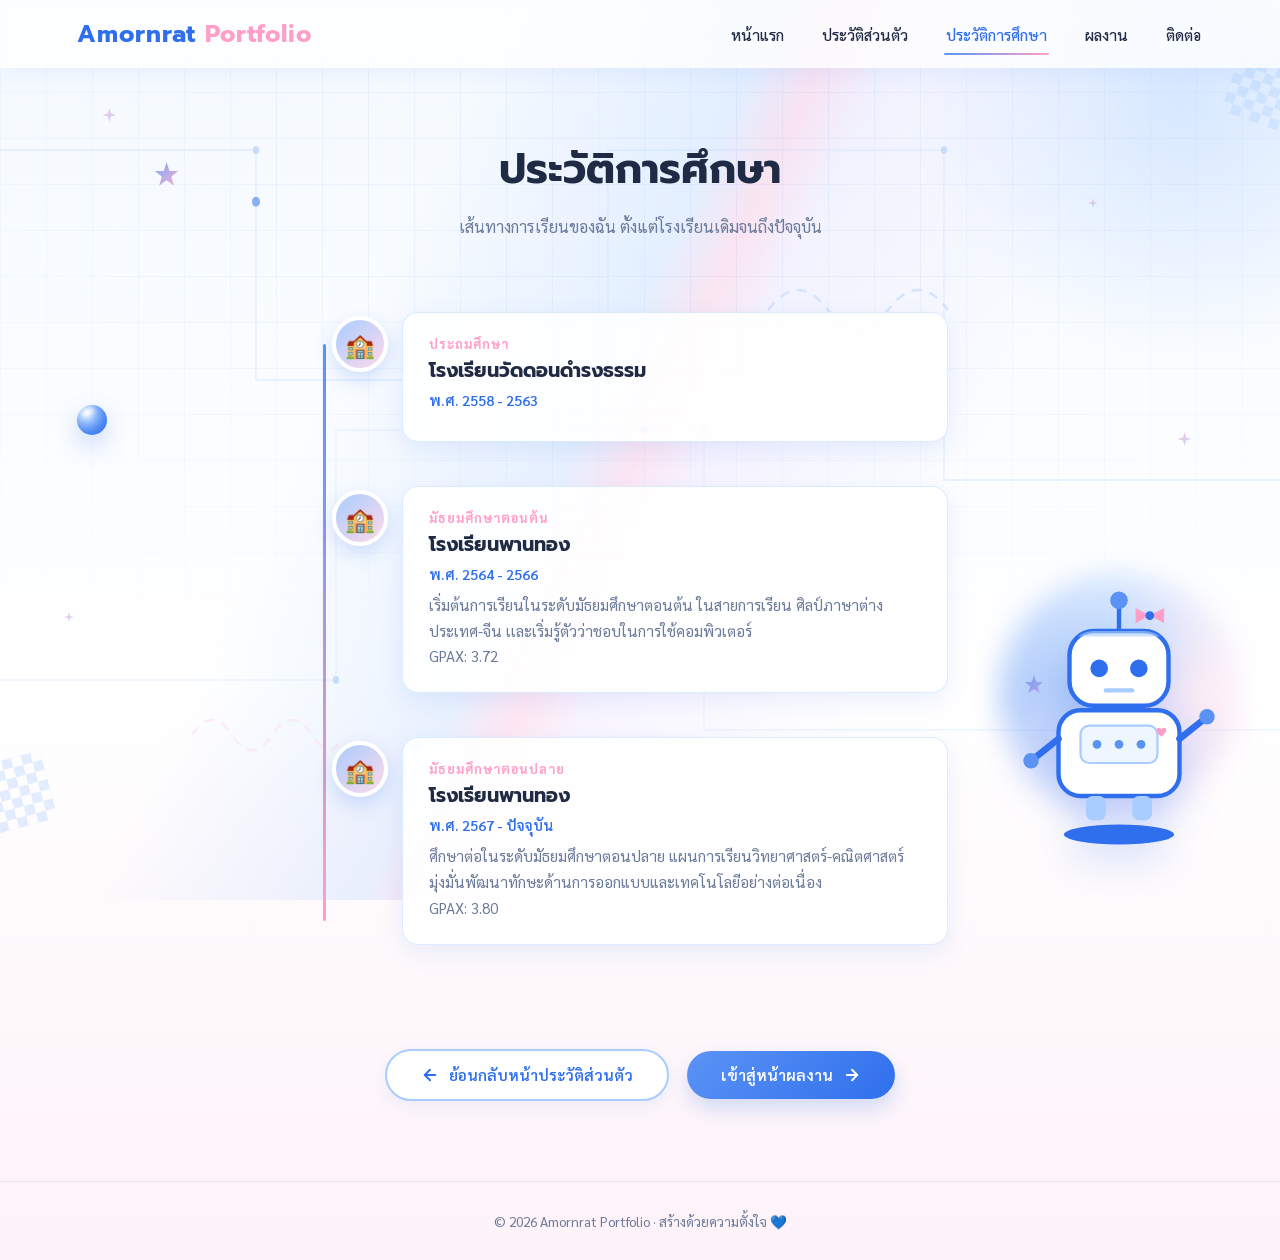
<file: education.html>
<!DOCTYPE html>
<html lang="th">
<head>
<meta charset="UTF-8">
<meta name="viewport" content="width=device-width, initial-scale=1.0">
<title>ประวัติการศึกษา | Amornrat Portfolio</title>
<style>
  @import url('https://fonts.googleapis.com/css2?family=Prompt:wght@300;400;500;600;700&family=Sarabun:wght@300;400;500;600&display=swap');
  * { margin:0; padding:0; box-sizing:border-box; }
  :root{
    --blue-deep:#2f6fed; --blue-mid:#5b93f5; --blue-light:#a9cdff;
    --pink-accent:#ff9fc9; --pink-soft:#ffd9ea; --lavender:#e3d9ff;
    --text-dark:#1f2a44; --text-muted:#6b7a99;
    --radius-lg:24px; --radius-md:16px;
    --shadow-soft:0 15px 40px rgba(47,111,237,0.14);
  }
  html{scroll-behavior:smooth;}
  body{
    font-family:'Sarabun',sans-serif; color:var(--text-dark);
    background:linear-gradient(180deg,#f4f9ff 0%, #ffffff 55%, #fdf2f8 100%);
    min-height:100vh; overflow-x:hidden; position:relative;
  }
  h1,h2,h3,.nav-logo{font-family:'Prompt',sans-serif;}

  /* ===== AI / TECH BACKGROUND ===== */
  .bg-decor{ position:fixed; inset:0; z-index:-1; overflow:hidden; pointer-events:none; }

  .ambient-glow{
    position:absolute; width:520px; height:520px; border-radius:50%;
    background:radial-gradient(circle, rgba(169,205,255,0.4), transparent 70%);
    top:-160px; right:-160px; filter:blur(10px);
    animation:glowFloat 24s ease-in-out infinite;
  }
  @keyframes glowFloat{
    0%,100%{ transform:translate(0,0) scale(1); }
    50%{ transform:translate(-40px,50px) scale(1.1); }
  }
  .grid-overlay{
    position:absolute; inset:0;
    background-image:
      linear-gradient(rgba(47,111,237,0.06) 1px, transparent 1px),
      linear-gradient(90deg, rgba(47,111,237,0.06) 1px, transparent 1px);
    background-size:46px 46px;
    -webkit-mask-image:radial-gradient(ellipse 85% 65% at 50% 15%, #000 35%, transparent 100%);
    mask-image:radial-gradient(ellipse 85% 65% at 50% 15%, #000 35%, transparent 100%);
  }
  .circuit-svg{ position:absolute; inset:0; width:100%; height:100%; opacity:.55; }

  /* ===== ROBOT MASCOT ===== */
  .robot-wrap{
    position:fixed; right:4%; bottom:5%; width:220px; z-index:-1;
    opacity:1; animation:robotFloat 6s ease-in-out infinite;
  }
  @media (max-width:820px){ .robot-wrap{ width:150px; right:3%; bottom:2%; } }
  @keyframes robotFloat{ 0%,100%{ transform:translateY(0);} 50%{ transform:translateY(-16px);} }
  .robot{ position:relative; filter:drop-shadow(0 12px 20px rgba(47,111,237,0.28)); }
  .robot-ring{
    position:absolute; left:50%; top:40%; width:240px; height:240px;
    transform:translate(-50%,-50%); border-radius:50%;
    background:conic-gradient(from 0deg, var(--blue-light), var(--pink-soft), var(--lavender), var(--blue-mid), var(--blue-light));
    filter:blur(14px); opacity:.45; animation:ringSpin 14s linear infinite;
  }
  @keyframes ringSpin{ to{ transform:translate(-50%,-50%) rotate(360deg);} }
  .robot-shadow{ animation:shadowPulse 6s ease-in-out infinite; transform-origin:center; }
  @keyframes shadowPulse{ 0%,100%{ transform:scale(1); opacity:.18;} 50%{ transform:scale(.8); opacity:.28;} }
  .eye{ transform-origin:center; animation:blink 4.5s infinite; }
  @keyframes blink{ 0%,90%,100%{ transform:scaleY(1);} 93%{ transform:scaleY(.1);} 96%{ transform:scaleY(1);} }
  .antenna-light{ animation:antennaGlow 1.6s ease-in-out infinite; }
  @keyframes antennaGlow{ 0%,100%{ opacity:.5;} 50%{ opacity:1;} }
  .scan-line{ animation:scanMove 2.6s ease-in-out infinite alternate; }
  @keyframes scanMove{ 0%{ transform:translateY(0);} 100%{ transform:translateY(60px);} }
  .heart-badge{ animation:heartBeat 1.6s ease-in-out infinite; transform-origin:center; }
  @keyframes heartBeat{ 0%,100%{ transform:scale(.9);} 50%{ transform:scale(1.25);} }
  .pulse-dot{ animation:dotPulse 1.5s ease-in-out infinite; }
  .pulse-dot:nth-of-type(2){ animation-delay:.3s; }
  .pulse-dot:nth-of-type(3){ animation-delay:.6s; }
  @keyframes dotPulse{ 0%,100%{ opacity:.25;} 50%{ opacity:1;} }
  .arm-left{ transform-origin:45px 138px; animation:waveLeft 3.4s ease-in-out infinite; }
  @keyframes waveLeft{ 0%,100%{ transform:rotate(0deg);} 50%{ transform:rotate(-14deg);} }
  .arm-right{ transform-origin:155px 138px; animation:wave 3s ease-in-out infinite; }
  @keyframes wave{ 0%,100%{ transform:rotate(0deg);} 50%{ transform:rotate(18deg);} }

  /* ===== SPARKLE GLITTER ===== */
  .sparkle{
    position:absolute; width:14px; height:14px;
    background:linear-gradient(135deg,var(--pink-accent),var(--blue-light));
    clip-path:polygon(50% 0%, 61% 39%, 100% 50%, 61% 61%, 50% 100%, 39% 61%, 0% 50%, 39% 39%);
    animation:twinkle 3.2s ease-in-out infinite; opacity:.7;
  }
  @keyframes twinkle{
    0%,100%{ transform:scale(.5) rotate(0deg); opacity:.25; }
    50%{ transform:scale(1.15) rotate(25deg); opacity:1; }
  }

  /* ===== Y2K DECOR ===== */
  .chrome-orb{
    position:absolute; border-radius:50%;
    background:radial-gradient(circle at 32% 28%, #ffffff 0%, var(--blue-light) 30%, var(--blue-mid) 65%, var(--blue-deep) 100%);
    box-shadow:inset -8px -8px 16px rgba(47,111,237,.35), 0 10px 24px rgba(47,111,237,.25);
    animation:orbFloat 9s ease-in-out infinite;
  }
  .chrome-orb.pink{ background:radial-gradient(circle at 32% 28%, #ffffff 0%, var(--pink-soft) 30%, var(--pink-accent) 65%, var(--blue-deep) 100%); }
  .chrome-orb::after{
    content:''; position:absolute; top:14%; left:20%; width:35%; height:20%; border-radius:50%;
    background:rgba(255,255,255,.85); filter:blur(2px); transform:rotate(-25deg);
  }
  @keyframes orbFloat{ 0%,100%{ transform:translateY(0) rotate(0deg);} 50%{ transform:translateY(-18px) rotate(6deg);} }

  .star-burst{
    position:absolute;
    background:linear-gradient(135deg,var(--blue-mid),var(--pink-accent));
    clip-path:polygon(50% 0%,61% 35%,95% 35%,68% 57%,79% 91%,50% 70%,21% 91%,32% 57%,5% 35%,39% 35%);
    animation:burstSpin 10s linear infinite; opacity:.8;
  }
  @keyframes burstSpin{ to{ transform:rotate(360deg);} }

  .pixel-heart{
    position:absolute; width:4px; height:4px; background:var(--pink-accent);
    box-shadow:
      4px 0 0 var(--pink-accent), 8px 0 0 var(--pink-accent), 16px 0 0 var(--pink-accent), 20px 0 0 var(--pink-accent),
      0 4px 0 var(--pink-accent), 4px 4px 0 #fff, 8px 4px 0 var(--pink-accent), 12px 4px 0 var(--pink-accent), 16px 4px 0 #fff, 20px 4px 0 var(--pink-accent),
      0 8px 0 var(--pink-accent), 4px 8px 0 #fff, 8px 8px 0 #fff, 12px 8px 0 #fff, 16px 8px 0 #fff, 20px 8px 0 var(--pink-accent),
      4px 12px 0 var(--pink-accent), 8px 12px 0 #fff, 12px 12px 0 #fff, 16px 12px 0 var(--pink-accent),
      8px 16px 0 var(--pink-accent), 12px 16px 0 var(--pink-accent);
    animation:heartPop 2.4s ease-in-out infinite;
  }
  @keyframes heartPop{ 0%,100%{ transform:scale(1); opacity:.85;} 50%{ transform:scale(1.15); opacity:1;} }

  .butterfly{ position:absolute; animation:flutter 5s ease-in-out infinite; }
  .butterfly svg{ display:block; filter:drop-shadow(0 4px 8px rgba(47,111,237,.2)); }
  @keyframes flutter{ 0%,100%{ transform:translateY(0) rotate(0deg);} 50%{ transform:translateY(-20px) rotate(-6deg);} }
  .wing{ animation:wingFlap .6s ease-in-out infinite alternate; transform-origin:20px 15px; }
  @keyframes wingFlap{ 0%{ transform:scaleX(1);} 100%{ transform:scaleX(.6);} }

  .checker-corner{
    position:absolute; width:90px; height:90px;
    background-image:
      linear-gradient(45deg, var(--blue-light) 25%, transparent 25%),
      linear-gradient(-45deg, var(--blue-light) 25%, transparent 25%),
      linear-gradient(45deg, transparent 75%, var(--blue-light) 75%),
      linear-gradient(-45deg, transparent 75%, var(--blue-light) 75%);
    background-size:20px 20px;
    background-position:0 0, 0 10px, 10px -10px, -10px 0px;
    opacity:.35;
  }

  .squiggle{ position:absolute; opacity:.5; }
  .squiggle path{ animation:dashMove 6s linear infinite; stroke-dasharray:10 8; }
  @keyframes dashMove{ to{ stroke-dashoffset:-200; } }

  .holo-sheen{
    position:absolute; inset:-50%; width:200%; height:200%;
    background:linear-gradient(115deg, transparent 40%, rgba(169,205,255,.25) 48%, rgba(255,159,201,.25) 50%, rgba(227,217,255,.25) 52%, transparent 60%);
    animation:sheenSweep 7s linear infinite; mix-blend-mode:overlay; pointer-events:none;
  }
  @keyframes sheenSweep{ 0%{ transform:translate(-15%,-15%);} 100%{ transform:translate(15%,15%);} }

  @media (prefers-reduced-motion: reduce){
    .chrome-orb, .star-burst, .pixel-heart, .butterfly, .wing, .squiggle path, .holo-sheen{ animation:none !important; }
  }

  @media (prefers-reduced-motion: reduce){
    .ambient-glow, .robot-wrap, .robot-wrap *, .robot-ring, .circuit-svg *, .sparkle{ animation:none !important; }
  }

  .navbar{
    position:sticky; top:0; z-index:100; display:flex; align-items:center; justify-content:space-between;
    padding:16px 6%; background:rgba(255,255,255,0.78); backdrop-filter:blur(14px);
    box-shadow:0 4px 24px rgba(47,111,237,0.08);
  }
  .nav-logo{ font-size:1.5rem; font-weight:700; color:var(--blue-deep); letter-spacing:1px; }
  .nav-logo span{ color:var(--pink-accent); }
  .nav-links{ list-style:none; display:flex; gap:34px; }
  .nav-links a{
    text-decoration:none; color:var(--text-dark); font-weight:500; font-size:0.95rem;
    position:relative; padding:6px 2px; transition:color .3s ease;
  }
  .nav-links a::after{
    content:''; position:absolute; left:0; bottom:-4px; width:0; height:2px;
    background:linear-gradient(90deg,var(--blue-mid),var(--pink-accent));
    transition:width .3s ease; border-radius:2px;
  }
  .nav-links a:hover, .nav-links a.active{ color:var(--blue-deep); }
  .nav-links a:hover::after, .nav-links a.active::after{ width:100%; }
  .menu-toggle{ display:none; flex-direction:column; gap:5px; cursor:pointer; background:none; border:none; }
  .menu-toggle span{ width:26px; height:3px; background:var(--blue-deep); border-radius:3px; }
  @media (max-width:820px){
    .nav-links{
      position:absolute; top:calc(100% + 10px); right:6%; left:auto; width:200px; flex-direction:column;
      background:rgba(255,255,255,0.97); border-radius:18px; padding:16px 20px; gap:14px; display:none;
      box-shadow:0 12px 28px rgba(47,111,237,0.18);
    }
    .nav-links.open{ display:flex; }
    .menu-toggle{ display:flex; }
  }

  .page-head{ max-width:1100px; margin:0 auto; padding:70px 8% 20px; text-align:center; }
  .eyebrow{
    display:inline-flex; align-items:center; gap:8px; font-size:0.85rem; color:var(--blue-deep);
    font-weight:600; background:rgba(47,111,237,0.08); padding:6px 16px; border-radius:30px; margin-bottom:18px;
  }
  .eyebrow::before{ content:''; width:8px; height:8px; border-radius:50%; background:linear-gradient(135deg,var(--blue-mid),var(--pink-accent)); display:inline-block; }
  .page-head h1{ font-size:clamp(1.8rem,4vw,2.6rem); font-weight:700; margin-bottom:12px; }
  .page-head p{ color:var(--text-muted); max-width:520px; margin:0 auto; line-height:1.8; }

  .timeline{
    max-width:820px; margin:0 auto; padding:50px 8% 60px; position:relative;
  }
  .timeline::before{
    content:''; position:absolute; left:calc(8% + 27px); top:82px; bottom:128px; width:3px;
    background:linear-gradient(180deg,var(--blue-mid),var(--pink-accent));
    border-radius:3px;
  }
  .t-item{ position:relative; padding-left:70px; margin-bottom:44px; }
  .t-dot{
    position:absolute; left:0; top:4px; width:56px; height:56px; border-radius:50%;
    background:linear-gradient(135deg,var(--blue-light),var(--pink-soft));
    display:flex; align-items:center; justify-content:center; font-size:1.5rem;
    box-shadow:0 8px 20px rgba(47,111,237,0.2); border:4px solid #fff;
  }
  .t-card{
    background:rgba(255,255,255,0.9); border-radius:var(--radius-md); padding:22px 26px;
    box-shadow:0 8px 24px rgba(47,111,237,0.1); border:1px solid rgba(169,205,255,0.4);
  }
  .t-card .stage{ font-size:0.8rem; color:var(--pink-accent); font-weight:700; letter-spacing:1px; text-transform:uppercase; margin-bottom:4px; }
  .t-card h3{ font-size:1.2rem; margin-bottom:6px; }
  .t-card .years{ color:var(--blue-deep); font-weight:600; font-size:0.9rem; margin-bottom:10px; }
  .t-card p{ color:var(--text-muted); line-height:1.7; font-size:0.95rem; }

  /* ===== NEXT/BACK PAGE BUTTONS ===== */
  .next-page-container {
    display:flex; align-items:center; justify-content:center; gap:18px; flex-wrap:wrap;
    max-width:1100px; margin: 0 auto 80px auto; padding:0 8%; text-align:center;
  }
  .btn-next, .btn-back {
    display: inline-flex;
    align-items: center;
    gap: 10px;
    padding: 14px 34px;
    border-radius: 40px;
    text-decoration: none;
    font-weight: 600;
    font-size: 0.95rem;
    transition: transform 0.3s ease, box-shadow 0.3s ease, background 0.3s ease, color 0.3s ease;
  }
  .btn-next svg, .btn-back svg{ width:18px; height:18px; flex-shrink:0; }
  .btn-next {
    background: linear-gradient(135deg, var(--blue-mid), var(--blue-deep));
    color: #fff;
    box-shadow: 0 10px 20px rgba(47, 111, 237, 0.2);
  }
  .btn-next:hover {
    transform: translateY(-5px);
    box-shadow: 0 15px 30px rgba(47, 111, 237, 0.3);
  }
  .btn-back {
    background: #ffffff;
    color: var(--blue-deep);
    border: 2px solid var(--blue-light);
    box-shadow: 0 6px 16px rgba(47, 111, 237, 0.08);
  }
  .btn-back:hover {
    transform: translateY(-5px);
    box-shadow: 0 12px 24px rgba(47, 111, 237, 0.18);
    background: linear-gradient(135deg, var(--blue-light), var(--pink-soft));
    color: var(--text-dark);
    border-color: transparent;
  }

  .footer{ text-align:center; padding:30px 5%; color:var(--text-muted); font-size:0.85rem; border-top:1px solid rgba(47,111,237,0.1); }
</style>
</head>
<body>

  <div class="bg-decor">
    <div class="ambient-glow"></div>
    <div class="grid-overlay"></div>
    <svg class="circuit-svg" viewBox="0 0 1600 900" preserveAspectRatio="none">
      <path id="cPath1" d="M0,150 H320 V380 H760 V150 H1180 V480 H1600" fill="none" stroke="var(--blue-light)" stroke-width="2" opacity="0.4"/>
      <path id="cPath2" d="M0,680 H420 V430 H880 V730 H1600" fill="none" stroke="var(--blue-light)" stroke-width="2" opacity="0.3"/>
      <circle cx="320" cy="150" r="4" fill="var(--blue-mid)" opacity="0.5"/>
      <circle cx="760" cy="380" r="4" fill="var(--blue-mid)" opacity="0.5"/>
      <circle cx="1180" cy="150" r="4" fill="var(--blue-mid)" opacity="0.5"/>
      <circle cx="420" cy="680" r="4" fill="var(--blue-mid)" opacity="0.5"/>
      <circle cx="880" cy="430" r="4" fill="var(--blue-mid)" opacity="0.5"/>
      <circle r="5" fill="var(--blue-deep)">
        <animateMotion dur="9s" repeatCount="indefinite">
          <mpath href="#cPath1"/>
        </animateMotion>
      </circle>
      <circle r="4" fill="var(--blue-mid)">
        <animateMotion dur="11s" repeatCount="indefinite" begin="-4s">
          <mpath href="#cPath2"/>
        </animateMotion>
      </circle>
    </svg>
    <div class="sparkle" style="top:12%; left:8%;"></div>
    <div class="sparkle" style="top:22%; left:85%; width:10px; height:10px; animation-delay:.6s;"></div>
    <div class="sparkle" style="top:48%; left:92%; animation-delay:1.2s;"></div>
    <div class="sparkle" style="top:68%; left:5%; width:10px; height:10px; animation-delay:1.8s;"></div>
    <div class="sparkle" style="top:82%; left:32%; animation-delay:2.4s;"></div>
    <div class="sparkle" style="top:35%; left:50%; width:9px; height:9px; animation-delay:.3s;"></div>

    <div class="checker-corner" style="top:6%; right:-20px; width:70px; height:70px; transform:rotate(20deg);"></div>
    <div class="checker-corner" style="bottom:8%; left:-20px; width:70px; height:70px; transform:rotate(-15deg);"></div>
    <div class="star-burst" style="top:18%; left:12%; width:26px; height:26px;"></div>
    <div class="star-burst" style="top:75%; left:80%; width:20px; height:20px; animation-delay:1.5s;"></div>
    <div class="chrome-orb" style="top:45%; left:6%; width:30px; height:30px;"></div>
    <svg class="squiggle" style="top:30%; left:60%; width:180px; height:80px;" viewBox="0 0 180 80">
      <path d="M0,40 Q30,0 60,40 T120,40 T180,40" fill="none" stroke="var(--blue-light)" stroke-width="2.5"/>
    </svg>
    <svg class="squiggle" style="bottom:15%; left:15%; width:150px; height:60px;" viewBox="0 0 150 60">
      <path d="M0,30 Q20,0 40,30 T80,30 T120,30 T150,30" fill="none" stroke="var(--pink-soft)" stroke-width="2.5"/>
    </svg>
    <div class="holo-sheen"></div>
  </div>

  <div class="robot-wrap">
    <div class="robot-ring"></div>
    <svg class="robot" viewBox="0 0 200 240" xmlns="http://www.w3.org/2000/svg">
      <defs>
        <clipPath id="headClip"><rect x="55" y="40" width="90" height="68" rx="22"/></clipPath>
      </defs>
      <ellipse class="robot-shadow" cx="100" cy="225" rx="50" ry="9" fill="var(--blue-deep)"/>
      <line x1="100" y1="40" x2="100" y2="16" stroke="var(--blue-deep)" stroke-width="4" stroke-linecap="round"/>
      <circle class="antenna-light" cx="100" cy="12" r="8" fill="var(--blue-mid)"/>
      <rect x="55" y="40" width="90" height="68" rx="22" fill="#ffffff" stroke="var(--blue-deep)" stroke-width="4"/>
      <rect class="scan-line" x="55" y="40" width="90" height="5" fill="var(--blue-light)" opacity="0.6" clip-path="url(#headClip)"/>
      <circle class="eye" cx="82" cy="74" r="8" fill="var(--blue-deep)"/>
      <circle class="eye" cx="118" cy="74" r="8" fill="var(--blue-deep)"/>
      <rect x="86" y="92" width="28" height="4" rx="2" fill="var(--blue-light)"/>
      <g class="bow" transform="translate(128,26)">
        <path d="M-13,-7 L0,0 L-13,7 Z" fill="var(--pink-accent)"/>
        <path d="M13,-7 L0,0 L13,7 Z" fill="var(--pink-accent)"/>
        <circle cx="0" cy="0" r="4" fill="var(--blue-deep)"/>
      </g>
      <rect x="45" y="112" width="110" height="78" rx="20" fill="#ffffff" stroke="var(--blue-deep)" stroke-width="4"/>
      <rect x="65" y="126" width="70" height="34" rx="8" fill="#eef6ff" stroke="var(--blue-light)" stroke-width="2"/>
      <circle class="pulse-dot" cx="80" cy="143" r="4" fill="var(--blue-mid)"/>
      <circle class="pulse-dot" cx="100" cy="143" r="4" fill="var(--blue-mid)"/>
      <circle class="pulse-dot" cx="120" cy="143" r="4" fill="var(--blue-mid)"/>
      <path class="heart-badge" transform="translate(124,116) scale(0.9)" d="M5,9 C5,9 0,5.5 0,2.5 C0,0.8 1.3,0 2.5,0 C3.5,0 4.5,0.6 5,1.6 C5.5,0.6 6.5,0 7.5,0 C8.7,0 10,0.8 10,2.5 C10,5.5 5,9 5,9 Z" fill="var(--pink-accent)"/>
      <g class="arm-left">
        <line x1="45" y1="138" x2="20" y2="158" stroke="var(--blue-deep)" stroke-width="6" stroke-linecap="round"/>
        <circle cx="20" cy="158" r="7" fill="var(--blue-mid)"/>
      </g>
      <g class="arm-right">
        <line x1="155" y1="138" x2="180" y2="118" stroke="var(--blue-deep)" stroke-width="6" stroke-linecap="round"/>
        <circle cx="180" cy="118" r="7" fill="var(--blue-mid)"/>
      </g>
      <rect x="70" y="190" width="18" height="22" rx="6" fill="var(--blue-light)"/>
      <rect x="112" y="190" width="18" height="22" rx="6" fill="var(--blue-light)"/>
    </svg>
  </div>

  <nav class="navbar">
    <div class="nav-logo">Amornrat <span>Portfolio</span></div>
    <ul class="nav-links" id="navLinks">
      <li><a href="index.html">หน้าแรก</a></li>
      <li><a href="profile.html">ประวัติส่วนตัว</a></li>
      <li><a href="education.html" class="active">ประวัติการศึกษา</a></li>
      <li><a href="award.html">ผลงาน</a></li>
      <li><a href="contact.html">ติดต่อ</a></li>
    </ul>
    <button class="menu-toggle" onclick="document.getElementById('navLinks').classList.toggle('open')">
      <span></span><span></span><span></span>
    </button>
  </nav>

  <div class="page-head">
  
    <h1>ประวัติการศึกษา</h1>
    <p>เส้นทางการเรียนของฉัน ตั้งแต่โรงเรียนเดิมจนถึงปัจจุบัน</p>
  </div>

  <div class="timeline">
    <div class="t-item">
      <div class="t-dot">🏫</div>
      <div class="t-card">
        <div class="stage">ประถมศึกษา</div>
        <h3>โรงเรียนวัดดอนดำรงธรรม</h3>
        <div class="years">พ.ศ. 2558 - 2563</div>
      </div>
    </div>

    <div class="t-item">
      <div class="t-dot">🏫</div>
      <div class="t-card">
        <div class="stage">มัธยมศึกษาตอนต้น</div>
        <h3>โรงเรียนพานทอง</h3>
        <div class="years">พ.ศ. 2564 - 2566</div>
        <p>เริ่มต้นการเรียนในระดับมัธยมศึกษาตอนต้น  ในสายการเรียน ศิลป์ภาษาต่างประเทศ-จีน เเละเริ่มรู้ตัวว่าชอบในการใช้คอมพิวเตอร์</p>
                <p>GPAX: 3.72</p>

      </div>
    </div>

    <div class="t-item">
      <div class="t-dot">🏫</div>
      <div class="t-card">
        <div class="stage">มัธยมศึกษาตอนปลาย</div>
        <h3>โรงเรียนพานทอง</h3>
        <div class="years">พ.ศ. 2567 - ปัจจุบัน</div>
        <p>ศึกษาต่อในระดับมัธยมศึกษาตอนปลาย แผนการเรียนวิทยาศาสตร์-คณิตศาสตร์
        มุ่งมั่นพัฒนาทักษะด้านการออกแบบและเทคโนโลยีอย่างต่อเนื่อง</p>
        <p>GPAX: 3.80</p>
      </div>
    </div>
  </div>

  <!-- ปุ่มย้อนกลับ / ถัดไป -->
  <div class="next-page-container">
    <a href="profile.html" class="btn-back">
      <svg viewBox="0 0 24 24" fill="none" stroke="currentColor" stroke-width="2.5" stroke-linecap="round" stroke-linejoin="round"><line x1="19" y1="12" x2="5" y2="12"/><polyline points="12 19 5 12 12 5"/></svg>
      ย้อนกลับหน้าประวัติส่วนตัว
    </a>
    <a href="award.html" class="btn-next">
      เข้าสู่หน้าผลงาน
      <svg viewBox="0 0 24 24" fill="none" stroke="currentColor" stroke-width="2.5" stroke-linecap="round" stroke-linejoin="round"><line x1="5" y1="12" x2="19" y2="12"/><polyline points="12 5 19 12 12 19"/></svg>
    </a>
  </div>

  <footer class="footer">
    © 2026 Amornrat Portfolio · สร้างด้วยความตั้งใจ 💙
  </footer>

</body>
</html>
</file>
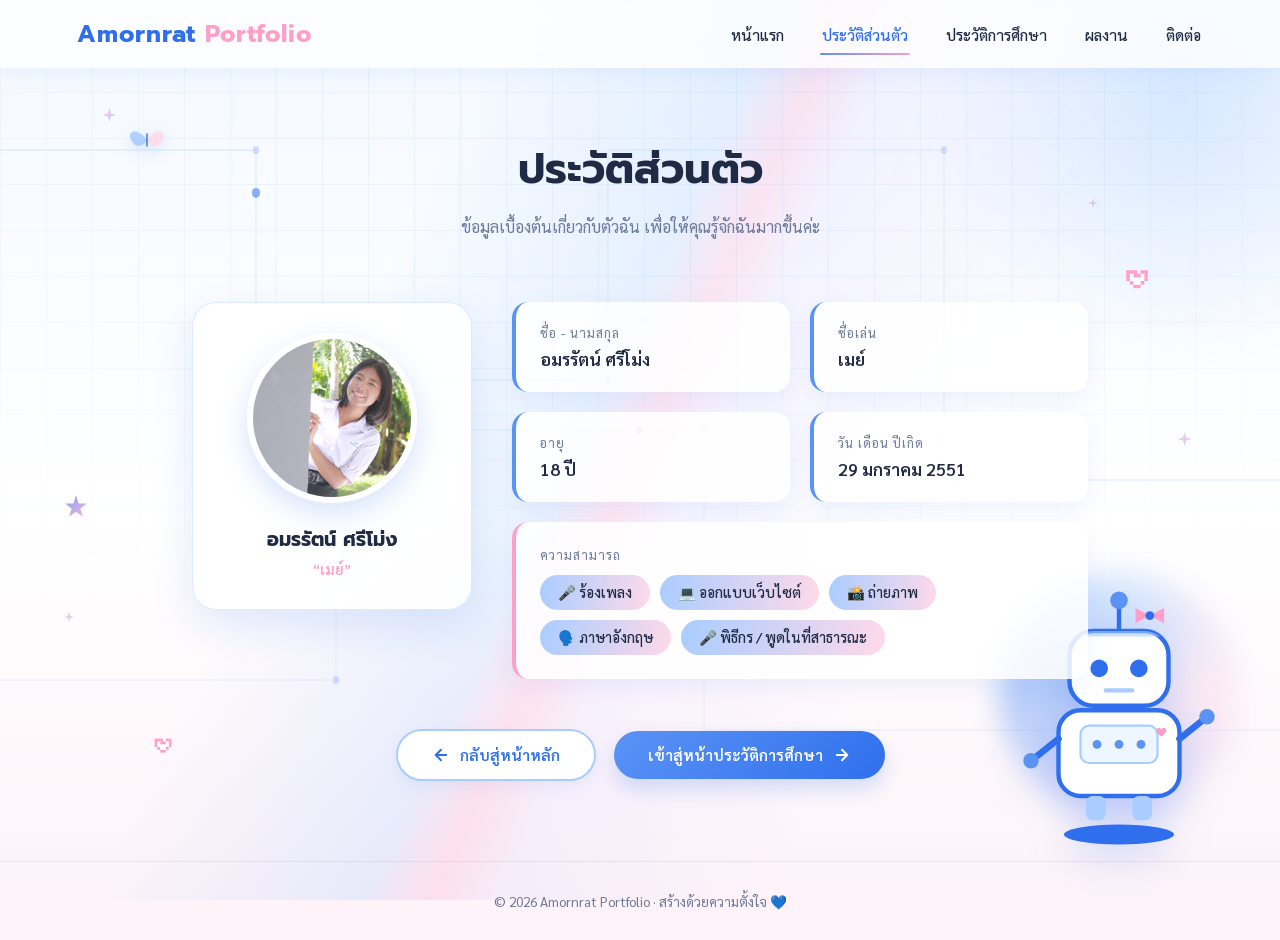
<file: profile.html>
<!DOCTYPE html>
<html lang="th">
<head>
<meta charset="UTF-8">
<meta name="viewport" content="width=device-width, initial-scale=1.0">
<title>ประวัติส่วนตัว | Amornrat Portfolio</title>
<style>
  @import url('https://fonts.googleapis.com/css2?family=Prompt:wght@300;400;500;600;700&family=Sarabun:wght@300;400;500;600&display=swap');
  * { margin:0; padding:0; box-sizing:border-box; }
  :root{
    --blue-deep:#2f6fed; --blue-mid:#5b93f5; --blue-light:#a9cdff;
    --pink-accent:#ff9fc9; --pink-soft:#ffd9ea; --lavender:#e3d9ff;
    --text-dark:#1f2a44; --text-muted:#6b7a99;
    --radius-lg:24px; --radius-md:16px;
    --shadow-soft:0 15px 40px rgba(47,111,237,0.14);
  }
  html{scroll-behavior:smooth;}
  body{
    font-family:'Sarabun',sans-serif; color:var(--text-dark);
    background:linear-gradient(180deg,#f4f9ff 0%, #ffffff 55%, #fdf2f8 100%);
    min-height:100vh; overflow-x:hidden; position:relative;
  }
  h1,h2,h3,.nav-logo{font-family:'Prompt',sans-serif;}

  /* ===== AI / TECH BACKGROUND ===== */
  .bg-decor{ position:fixed; inset:0; z-index:-1; overflow:hidden; pointer-events:none; }

  .ambient-glow{
    position:absolute; width:520px; height:520px; border-radius:50%;
    background:radial-gradient(circle, rgba(169,205,255,0.4), transparent 70%);
    top:-160px; right:-160px; filter:blur(10px);
    animation:glowFloat 24s ease-in-out infinite;
  }
  @keyframes glowFloat{
    0%,100%{ transform:translate(0,0) scale(1); }
    50%{ transform:translate(-40px,50px) scale(1.1); }
  }
  .grid-overlay{
    position:absolute; inset:0;
    background-image:
      linear-gradient(rgba(47,111,237,0.06) 1px, transparent 1px),
      linear-gradient(90deg, rgba(47,111,237,0.06) 1px, transparent 1px);
    background-size:46px 46px;
    -webkit-mask-image:radial-gradient(ellipse 85% 65% at 50% 15%, #000 35%, transparent 100%);
    mask-image:radial-gradient(ellipse 85% 65% at 50% 15%, #000 35%, transparent 100%);
  }
  .circuit-svg{ position:absolute; inset:0; width:100%; height:100%; opacity:.55; }

  /* ===== ROBOT MASCOT ===== */
  .robot-wrap{
    position:fixed; right:4%; bottom:5%; width:220px; z-index:-1;
    opacity:1; animation:robotFloat 6s ease-in-out infinite;
  }
  @media (max-width:820px){ .robot-wrap{ width:150px; right:3%; bottom:2%; } }
  @keyframes robotFloat{ 0%,100%{ transform:translateY(0);} 50%{ transform:translateY(-16px);} }
  .robot{ position:relative; filter:drop-shadow(0 12px 20px rgba(47,111,237,0.28)); }
  .robot-ring{
    position:absolute; left:50%; top:40%; width:240px; height:240px;
    transform:translate(-50%,-50%); border-radius:50%;
    background:conic-gradient(from 0deg, var(--blue-light), var(--pink-soft), var(--lavender), var(--blue-mid), var(--blue-light));
    filter:blur(14px); opacity:.45; animation:ringSpin 14s linear infinite;
  }
  @keyframes ringSpin{ to{ transform:translate(-50%,-50%) rotate(360deg);} }
  .robot-shadow{ animation:shadowPulse 6s ease-in-out infinite; transform-origin:center; }
  @keyframes shadowPulse{ 0%,100%{ transform:scale(1); opacity:.18;} 50%{ transform:scale(.8); opacity:.28;} }
  .eye{ transform-origin:center; animation:blink 4.5s infinite; }
  @keyframes blink{ 0%,90%,100%{ transform:scaleY(1);} 93%{ transform:scaleY(.1);} 96%{ transform:scaleY(1);} }
  .antenna-light{ animation:antennaGlow 1.6s ease-in-out infinite; }
  @keyframes antennaGlow{ 0%,100%{ opacity:.5;} 50%{ opacity:1;} }
  .scan-line{ animation:scanMove 2.6s ease-in-out infinite alternate; }
  @keyframes scanMove{ 0%{ transform:translateY(0);} 100%{ transform:translateY(60px);} }
  .heart-badge{ animation:heartBeat 1.6s ease-in-out infinite; transform-origin:center; }
  @keyframes heartBeat{ 0%,100%{ transform:scale(.9);} 50%{ transform:scale(1.25);} }
  .pulse-dot{ animation:dotPulse 1.5s ease-in-out infinite; }
  .pulse-dot:nth-of-type(2){ animation-delay:.3s; }
  .pulse-dot:nth-of-type(3){ animation-delay:.6s; }
  @keyframes dotPulse{ 0%,100%{ opacity:.25;} 50%{ opacity:1;} }
  .arm-left{ transform-origin:45px 138px; animation:waveLeft 3.4s ease-in-out infinite; }
  @keyframes waveLeft{ 0%,100%{ transform:rotate(0deg);} 50%{ transform:rotate(-14deg);} }
  .arm-right{ transform-origin:155px 138px; animation:wave 3s ease-in-out infinite; }
  @keyframes wave{ 0%,100%{ transform:rotate(0deg);} 50%{ transform:rotate(18deg);} }

  /* ===== SPARKLE GLITTER ===== */
  .sparkle{
    position:absolute; width:14px; height:14px;
    background:linear-gradient(135deg,var(--pink-accent),var(--blue-light));
    clip-path:polygon(50% 0%, 61% 39%, 100% 50%, 61% 61%, 50% 100%, 39% 61%, 0% 50%, 39% 39%);
    animation:twinkle 3.2s ease-in-out infinite; opacity:.7;
  }
  @keyframes twinkle{
    0%,100%{ transform:scale(.5) rotate(0deg); opacity:.25; }
    50%{ transform:scale(1.15) rotate(25deg); opacity:1; }
  }

  /* ===== Y2K DECOR ===== */
  .chrome-orb{
    position:absolute; border-radius:50%;
    background:radial-gradient(circle at 32% 28%, #ffffff 0%, var(--blue-light) 30%, var(--blue-mid) 65%, var(--blue-deep) 100%);
    box-shadow:inset -8px -8px 16px rgba(47,111,237,.35), 0 10px 24px rgba(47,111,237,.25);
    animation:orbFloat 9s ease-in-out infinite;
  }
  .chrome-orb.pink{ background:radial-gradient(circle at 32% 28%, #ffffff 0%, var(--pink-soft) 30%, var(--pink-accent) 65%, var(--blue-deep) 100%); }
  .chrome-orb::after{
    content:''; position:absolute; top:14%; left:20%; width:35%; height:20%; border-radius:50%;
    background:rgba(255,255,255,.85); filter:blur(2px); transform:rotate(-25deg);
  }
  @keyframes orbFloat{ 0%,100%{ transform:translateY(0) rotate(0deg);} 50%{ transform:translateY(-18px) rotate(6deg);} }

  .star-burst{
    position:absolute;
    background:linear-gradient(135deg,var(--blue-mid),var(--pink-accent));
    clip-path:polygon(50% 0%,61% 35%,95% 35%,68% 57%,79% 91%,50% 70%,21% 91%,32% 57%,5% 35%,39% 35%);
    animation:burstSpin 10s linear infinite; opacity:.8;
  }
  @keyframes burstSpin{ to{ transform:rotate(360deg);} }

  .pixel-heart{
    position:absolute; width:4px; height:4px; background:var(--pink-accent);
    box-shadow:
      4px 0 0 var(--pink-accent), 8px 0 0 var(--pink-accent), 16px 0 0 var(--pink-accent), 20px 0 0 var(--pink-accent),
      0 4px 0 var(--pink-accent), 4px 4px 0 #fff, 8px 4px 0 var(--pink-accent), 12px 4px 0 var(--pink-accent), 16px 4px 0 #fff, 20px 4px 0 var(--pink-accent),
      0 8px 0 var(--pink-accent), 4px 8px 0 #fff, 8px 8px 0 #fff, 12px 8px 0 #fff, 16px 8px 0 #fff, 20px 8px 0 var(--pink-accent),
      4px 12px 0 var(--pink-accent), 8px 12px 0 #fff, 12px 12px 0 #fff, 16px 12px 0 var(--pink-accent),
      8px 16px 0 var(--pink-accent), 12px 16px 0 var(--pink-accent);
    animation:heartPop 2.4s ease-in-out infinite;
  }
  @keyframes heartPop{ 0%,100%{ transform:scale(1); opacity:.85;} 50%{ transform:scale(1.15); opacity:1;} }

  .butterfly{ position:absolute; animation:flutter 5s ease-in-out infinite; }
  .butterfly svg{ display:block; filter:drop-shadow(0 4px 8px rgba(47,111,237,.2)); }
  @keyframes flutter{ 0%,100%{ transform:translateY(0) rotate(0deg);} 50%{ transform:translateY(-20px) rotate(-6deg);} }
  .wing{ animation:wingFlap .6s ease-in-out infinite alternate; transform-origin:20px 15px; }
  @keyframes wingFlap{ 0%{ transform:scaleX(1);} 100%{ transform:scaleX(.6);} }

  .checker-corner{
    position:absolute; width:90px; height:90px;
    background-image:
      linear-gradient(45deg, var(--blue-light) 25%, transparent 25%),
      linear-gradient(-45deg, var(--blue-light) 25%, transparent 25%),
      linear-gradient(45deg, transparent 75%, var(--blue-light) 75%),
      linear-gradient(-45deg, transparent 75%, var(--blue-light) 75%);
    background-size:20px 20px;
    background-position:0 0, 0 10px, 10px -10px, -10px 0px;
    opacity:.35;
  }

  .squiggle{ position:absolute; opacity:.5; }
  .squiggle path{ animation:dashMove 6s linear infinite; stroke-dasharray:10 8; }
  @keyframes dashMove{ to{ stroke-dashoffset:-200; } }

  .holo-sheen{
    position:absolute; inset:-50%; width:200%; height:200%;
    background:linear-gradient(115deg, transparent 40%, rgba(169,205,255,.25) 48%, rgba(255,159,201,.25) 50%, rgba(227,217,255,.25) 52%, transparent 60%);
    animation:sheenSweep 7s linear infinite; mix-blend-mode:overlay; pointer-events:none;
  }
  @keyframes sheenSweep{ 0%{ transform:translate(-15%,-15%);} 100%{ transform:translate(15%,15%);} }

  @media (prefers-reduced-motion: reduce){
    .chrome-orb, .star-burst, .pixel-heart, .butterfly, .wing, .squiggle path, .holo-sheen{ animation:none !important; }
  }

  @media (prefers-reduced-motion: reduce){
    .ambient-glow, .robot-wrap, .robot-wrap *, .robot-ring, .circuit-svg *, .sparkle{ animation:none !important; }
  }

  .navbar{
    position:sticky; top:0; z-index:100; display:flex; align-items:center; justify-content:space-between;
    padding:16px 6%; background:rgba(255,255,255,0.78); backdrop-filter:blur(14px);
    box-shadow:0 4px 24px rgba(47,111,237,0.08);
  }
  .nav-logo{ font-size:1.5rem; font-weight:700; color:var(--blue-deep); letter-spacing:1px; }
  .nav-logo span{ color:var(--pink-accent); }
  .nav-links{ list-style:none; display:flex; gap:34px; }
  .nav-links a{
    text-decoration:none; color:var(--text-dark); font-weight:500; font-size:0.95rem;
    position:relative; padding:6px 2px; transition:color .3s ease;
  }
  .nav-links a::after{
    content:''; position:absolute; left:0; bottom:-4px; width:0; height:2px;
    background:linear-gradient(90deg,var(--blue-mid),var(--pink-accent));
    transition:width .3s ease; border-radius:2px;
  }
  .nav-links a:hover, .nav-links a.active{ color:var(--blue-deep); }
  .nav-links a:hover::after, .nav-links a.active::after{ width:100%; }
  .menu-toggle{ display:none; flex-direction:column; gap:5px; cursor:pointer; background:none; border:none; }
  .menu-toggle span{ width:26px; height:3px; background:var(--blue-deep); border-radius:3px; }
  @media (max-width:820px){
    .nav-links{
      position:absolute; top:calc(100% + 10px); right:6%; left:auto; width:200px; flex-direction:column;
      background:rgba(255,255,255,0.97); border-radius:18px; padding:16px 20px; gap:14px; display:none;
      box-shadow:0 12px 28px rgba(47,111,237,0.18);
    }
    .nav-links.open{ display:flex; }
    .menu-toggle{ display:flex; }
  }

  .page-head{ max-width:1100px; margin:0 auto; padding:70px 8% 20px; text-align:center; }
  .eyebrow{
    display:inline-flex; align-items:center; gap:8px; font-size:0.85rem; color:var(--blue-deep);
    font-weight:600; background:rgba(47,111,237,0.08); padding:6px 16px; border-radius:30px; margin-bottom:18px;
  }
  .eyebrow::before{ content:''; width:8px; height:8px; border-radius:50%; background:linear-gradient(135deg,var(--blue-mid),var(--pink-accent)); display:inline-block; }
  .page-head h1{ font-size:clamp(1.8rem,4vw,2.6rem); font-weight:700; margin-bottom:12px; }
  .page-head p{ color:var(--text-muted); max-width:520px; margin:0 auto; line-height:1.8; }

  .profile-wrap{
    max-width:1100px; margin:0 auto; padding:40px 8% 110px;
    display:grid; grid-template-columns:280px 1fr; gap:40px; align-items:start;
  }
  .profile-card{
    background:rgba(255,255,255,0.9); border-radius:var(--radius-lg); padding:30px 24px;
    text-align:center; box-shadow:var(--shadow-soft); border:1px solid rgba(169,205,255,0.4);
  }
  .profile-card img{
    width:170px; height:170px; border-radius:50%; object-fit:cover;
    border:6px solid #fff; box-shadow:0 10px 30px rgba(47,111,237,0.2); margin-bottom:18px;
  }
  .profile-card h3{ font-size:1.2rem; margin-bottom:4px; }
  .profile-card span{ color:var(--pink-accent); font-weight:600; font-size:0.9rem; }

  .info-grid{ display:grid; grid-template-columns:repeat(auto-fit,minmax(220px,1fr)); gap:20px; }
  .info-card{
    background:rgba(255,255,255,0.85); border-radius:var(--radius-md); padding:22px 24px;
    box-shadow:0 8px 22px rgba(47,111,237,0.08); border-left:4px solid var(--blue-mid);
  }
  .info-card .label{ font-size:0.8rem; color:var(--text-muted); text-transform:uppercase; letter-spacing:1px; margin-bottom:6px; }
  .info-card .value{ font-size:1.1rem; font-weight:600; }

  .skills-card{
    grid-column:1 / -1; background:rgba(255,255,255,0.85); border-radius:var(--radius-md);
    padding:24px; box-shadow:0 8px 22px rgba(47,111,237,0.08); border-left:4px solid var(--pink-accent);
  }
  .skills-card .label{ font-size:0.8rem; color:var(--text-muted); text-transform:uppercase; letter-spacing:1px; margin-bottom:12px; }
  .tags{ display:flex; flex-wrap:wrap; gap:10px; }
  .tag{
    background:linear-gradient(100deg,var(--blue-light),var(--pink-soft)); color:var(--text-dark);
    padding:8px 18px; border-radius:30px; font-size:0.9rem; font-weight:500;
  }

  @media (max-width:768px){ .profile-wrap{ grid-template-columns:1fr; } }

  /* ===== NEXT/BACK PAGE BUTTONS ===== */
  .next-page-container {
    display:flex; align-items:center; justify-content:center; gap:18px; flex-wrap:wrap;
    max-width:1100px; margin: -60px auto 80px auto; padding:0 8%; text-align:center;
  }
  .btn-next, .btn-back {
    display: inline-flex;
    align-items: center;
    gap: 10px;
    padding: 14px 34px;
    border-radius: 40px;
    text-decoration: none;
    font-weight: 600;
    font-size: 0.95rem;
    transition: transform 0.3s ease, box-shadow 0.3s ease, background 0.3s ease, color 0.3s ease;
  }
  .btn-next svg, .btn-back svg{ width:18px; height:18px; flex-shrink:0; }
  .btn-next {
    background: linear-gradient(135deg, var(--blue-mid), var(--blue-deep));
    color: #fff;
    box-shadow: 0 10px 20px rgba(47, 111, 237, 0.2);
  }
  .btn-next:hover {
    transform: translateY(-5px);
    box-shadow: 0 15px 30px rgba(47, 111, 237, 0.3);
  }
  .btn-back {
    background: #ffffff;
    color: var(--blue-deep);
    border: 2px solid var(--blue-light);
    box-shadow: 0 6px 16px rgba(47, 111, 237, 0.08);
  }
  .btn-back:hover {
    transform: translateY(-5px);
    box-shadow: 0 12px 24px rgba(47, 111, 237, 0.18);
    background: linear-gradient(135deg, var(--blue-light), var(--pink-soft));
    color: var(--text-dark);
    border-color: transparent;
  }

  .footer{ text-align:center; padding:30px 5%; color:var(--text-muted); font-size:0.85rem; border-top:1px solid rgba(47,111,237,0.1); }
</style>
</head>
<body>

  <div class="bg-decor">
    <div class="ambient-glow"></div>
    <div class="grid-overlay"></div>
    <svg class="circuit-svg" viewBox="0 0 1600 900" preserveAspectRatio="none">
      <path id="cPath1" d="M0,150 H320 V380 H760 V150 H1180 V480 H1600" fill="none" stroke="var(--blue-light)" stroke-width="2" opacity="0.4"/>
      <path id="cPath2" d="M0,680 H420 V430 H880 V730 H1600" fill="none" stroke="var(--blue-light)" stroke-width="2" opacity="0.3"/>
      <circle cx="320" cy="150" r="4" fill="var(--blue-mid)" opacity="0.5"/>
      <circle cx="760" cy="380" r="4" fill="var(--blue-mid)" opacity="0.5"/>
      <circle cx="1180" cy="150" r="4" fill="var(--blue-mid)" opacity="0.5"/>
      <circle cx="420" cy="680" r="4" fill="var(--blue-mid)" opacity="0.5"/>
      <circle cx="880" cy="430" r="4" fill="var(--blue-mid)" opacity="0.5"/>
      <circle r="5" fill="var(--blue-deep)">
        <animateMotion dur="9s" repeatCount="indefinite">
          <mpath href="#cPath1"/>
        </animateMotion>
      </circle>
      <circle r="4" fill="var(--blue-mid)">
        <animateMotion dur="11s" repeatCount="indefinite" begin="-4s">
          <mpath href="#cPath2"/>
        </animateMotion>
      </circle>
    </svg>
    <div class="sparkle" style="top:12%; left:8%;"></div>
    <div class="sparkle" style="top:22%; left:85%; width:10px; height:10px; animation-delay:.6s;"></div>
    <div class="sparkle" style="top:48%; left:92%; animation-delay:1.2s;"></div>
    <div class="sparkle" style="top:68%; left:5%; width:10px; height:10px; animation-delay:1.8s;"></div>
    <div class="sparkle" style="top:82%; left:32%; animation-delay:2.4s;"></div>
    <div class="sparkle" style="top:35%; left:50%; width:9px; height:9px; animation-delay:.3s;"></div>

    <div class="butterfly" style="top:14%; left:10%; animation-delay:0s;">
      <svg width="38" height="28" viewBox="0 0 40 30">
        <g class="wing">
          <path d="M20,15 C10,0 -5,5 5,18 C10,25 18,20 20,15 Z" fill="var(--blue-light)" opacity="0.9"/>
          <path d="M20,15 C30,0 45,5 35,18 C30,25 22,20 20,15 Z" fill="var(--pink-soft)" opacity="0.9"/>
        </g>
        <line x1="20" y1="8" x2="20" y2="22" stroke="var(--blue-deep)" stroke-width="1.5"/>
      </svg>
    </div>
    <div class="butterfly" style="top:70%; left:88%; animation-delay:1.4s;">
      <svg width="30" height="22" viewBox="0 0 40 30">
        <g class="wing">
          <path d="M20,15 C10,0 -5,5 5,18 C10,25 18,20 20,15 Z" fill="var(--pink-soft)" opacity="0.9"/>
          <path d="M20,15 C30,0 45,5 35,18 C30,25 22,20 20,15 Z" fill="var(--blue-light)" opacity="0.9"/>
        </g>
        <line x1="20" y1="8" x2="20" y2="22" stroke="var(--blue-deep)" stroke-width="1.5"/>
      </svg>
    </div>
    <div class="pixel-heart" style="top:30%; left:88%; transform:scale(0.9);"></div>
    <div class="pixel-heart" style="top:82%; left:12%; transform:scale(0.7); animation-delay:1s;"></div>
    <div class="star-burst" style="top:55%; left:5%; width:24px; height:24px;"></div>
    <div class="holo-sheen"></div>
  </div>

  <div class="robot-wrap">
    <div class="robot-ring"></div>
    <svg class="robot" viewBox="0 0 200 240" xmlns="http://www.w3.org/2000/svg">
      <defs>
        <clipPath id="headClip"><rect x="55" y="40" width="90" height="68" rx="22"/></clipPath>
      </defs>
      <ellipse class="robot-shadow" cx="100" cy="225" rx="50" ry="9" fill="var(--blue-deep)"/>
      <line x1="100" y1="40" x2="100" y2="16" stroke="var(--blue-deep)" stroke-width="4" stroke-linecap="round"/>
      <circle class="antenna-light" cx="100" cy="12" r="8" fill="var(--blue-mid)"/>
      <rect x="55" y="40" width="90" height="68" rx="22" fill="#ffffff" stroke="var(--blue-deep)" stroke-width="4"/>
      <rect class="scan-line" x="55" y="40" width="90" height="5" fill="var(--blue-light)" opacity="0.6" clip-path="url(#headClip)"/>
      <circle class="eye" cx="82" cy="74" r="8" fill="var(--blue-deep)"/>
      <circle class="eye" cx="118" cy="74" r="8" fill="var(--blue-deep)"/>
      <rect x="86" y="92" width="28" height="4" rx="2" fill="var(--blue-light)"/>
      <g class="bow" transform="translate(128,26)">
        <path d="M-13,-7 L0,0 L-13,7 Z" fill="var(--pink-accent)"/>
        <path d="M13,-7 L0,0 L13,7 Z" fill="var(--pink-accent)"/>
        <circle cx="0" cy="0" r="4" fill="var(--blue-deep)"/>
      </g>
      <rect x="45" y="112" width="110" height="78" rx="20" fill="#ffffff" stroke="var(--blue-deep)" stroke-width="4"/>
      <rect x="65" y="126" width="70" height="34" rx="8" fill="#eef6ff" stroke="var(--blue-light)" stroke-width="2"/>
      <circle class="pulse-dot" cx="80" cy="143" r="4" fill="var(--blue-mid)"/>
      <circle class="pulse-dot" cx="100" cy="143" r="4" fill="var(--blue-mid)"/>
      <circle class="pulse-dot" cx="120" cy="143" r="4" fill="var(--blue-mid)"/>
      <path class="heart-badge" transform="translate(124,116) scale(0.9)" d="M5,9 C5,9 0,5.5 0,2.5 C0,0.8 1.3,0 2.5,0 C3.5,0 4.5,0.6 5,1.6 C5.5,0.6 6.5,0 7.5,0 C8.7,0 10,0.8 10,2.5 C10,5.5 5,9 5,9 Z" fill="var(--pink-accent)"/>
      <g class="arm-left">
        <line x1="45" y1="138" x2="20" y2="158" stroke="var(--blue-deep)" stroke-width="6" stroke-linecap="round"/>
        <circle cx="20" cy="158" r="7" fill="var(--blue-mid)"/>
      </g>
      <g class="arm-right">
        <line x1="155" y1="138" x2="180" y2="118" stroke="var(--blue-deep)" stroke-width="6" stroke-linecap="round"/>
        <circle cx="180" cy="118" r="7" fill="var(--blue-mid)"/>
      </g>
      <rect x="70" y="190" width="18" height="22" rx="6" fill="var(--blue-light)"/>
      <rect x="112" y="190" width="18" height="22" rx="6" fill="var(--blue-light)"/>
    </svg>
  </div>

  <nav class="navbar">
    <div class="nav-logo">Amornrat <span>Portfolio</span></div>
    <ul class="nav-links" id="navLinks">
      <li><a href="index.html">หน้าแรก</a></li>
      <li><a href="profile.html" class="active">ประวัติส่วนตัว</a></li>
      <li><a href="education.html">ประวัติการศึกษา</a></li>
      <li><a href="award.html">ผลงาน</a></li>
      <li><a href="contact.html">ติดต่อ</a></li>
    </ul>
    <button class="menu-toggle" onclick="document.getElementById('navLinks').classList.toggle('open')">
      <span></span><span></span><span></span>
    </button>
  </nav>

  <div class="page-head">

    <h1>ประวัติส่วนตัว</h1>
    <p>ข้อมูลเบื้องต้นเกี่ยวกับตัวฉัน เพื่อให้คุณรู้จักฉันมากขึ้นค่ะ</p>
  </div>

  <div class="profile-wrap">
    <div class="profile-card">
      <img src="images/me.jpg.JPG" alt="รูปโปรไฟล์" onerror="this.src='https://placehold.co/170x170/eef6ff/2f6fed?text=Amonrat'">
      <h3>อมรรัตน์ ศรีโม่ง</h3>
      <span>“เมย์”</span>
    </div>

    <div class="info-grid">
      <div class="info-card">
        <div class="label">ชื่อ - นามสกุล</div>
        <div class="value">อมรรัตน์ ศรีโม่ง</div>
      </div>
      <div class="info-card">
        <div class="label">ชื่อเล่น</div>
        <div class="value">เมย์</div>
      </div>
      <div class="info-card">
        <div class="label">อายุ</div>
        <div class="value">18 ปี</div>
      </div>
      <div class="info-card">
        <div class="label">วัน เดือน ปีเกิด</div>
        <div class="value">29 มกราคม 2551</div>
      </div>

      <div class="skills-card">
        <div class="label">ความสามารถ</div>
        <div class="tags">
          <span class="tag">🎤 ร้องเพลง</span>
          <span class="tag">💻 ออกแบบเว็บไซต์</span>
          <span class="tag">📸 ถ่ายภาพ</span>
          <span class="tag">🗣️ ภาษาอังกฤษ</span>
          <span class="tag">🎤 พิธีกร / พูดในที่สาธารณะ</span>
        </div>
      </div>
    </div>
  </div>

  <!-- ปุ่มย้อนกลับ / ถัดไป -->
  <div class="next-page-container">
    <a href="index.html" class="btn-back">
      <svg viewBox="0 0 24 24" fill="none" stroke="currentColor" stroke-width="2.5" stroke-linecap="round" stroke-linejoin="round"><line x1="19" y1="12" x2="5" y2="12"/><polyline points="12 19 5 12 12 5"/></svg>
      กลับสู่หน้าหลัก
    </a>
    <a href="education.html" class="btn-next">
      เข้าสู่หน้าประวัติการศึกษา
      <svg viewBox="0 0 24 24" fill="none" stroke="currentColor" stroke-width="2.5" stroke-linecap="round" stroke-linejoin="round"><line x1="5" y1="12" x2="19" y2="12"/><polyline points="12 5 19 12 12 19"/></svg>
    </a>
  </div>

  <footer class="footer">
    © 2026 Amornrat Portfolio · สร้างด้วยความตั้งใจ 💙
  </footer>

</body>
</html>
</file>
